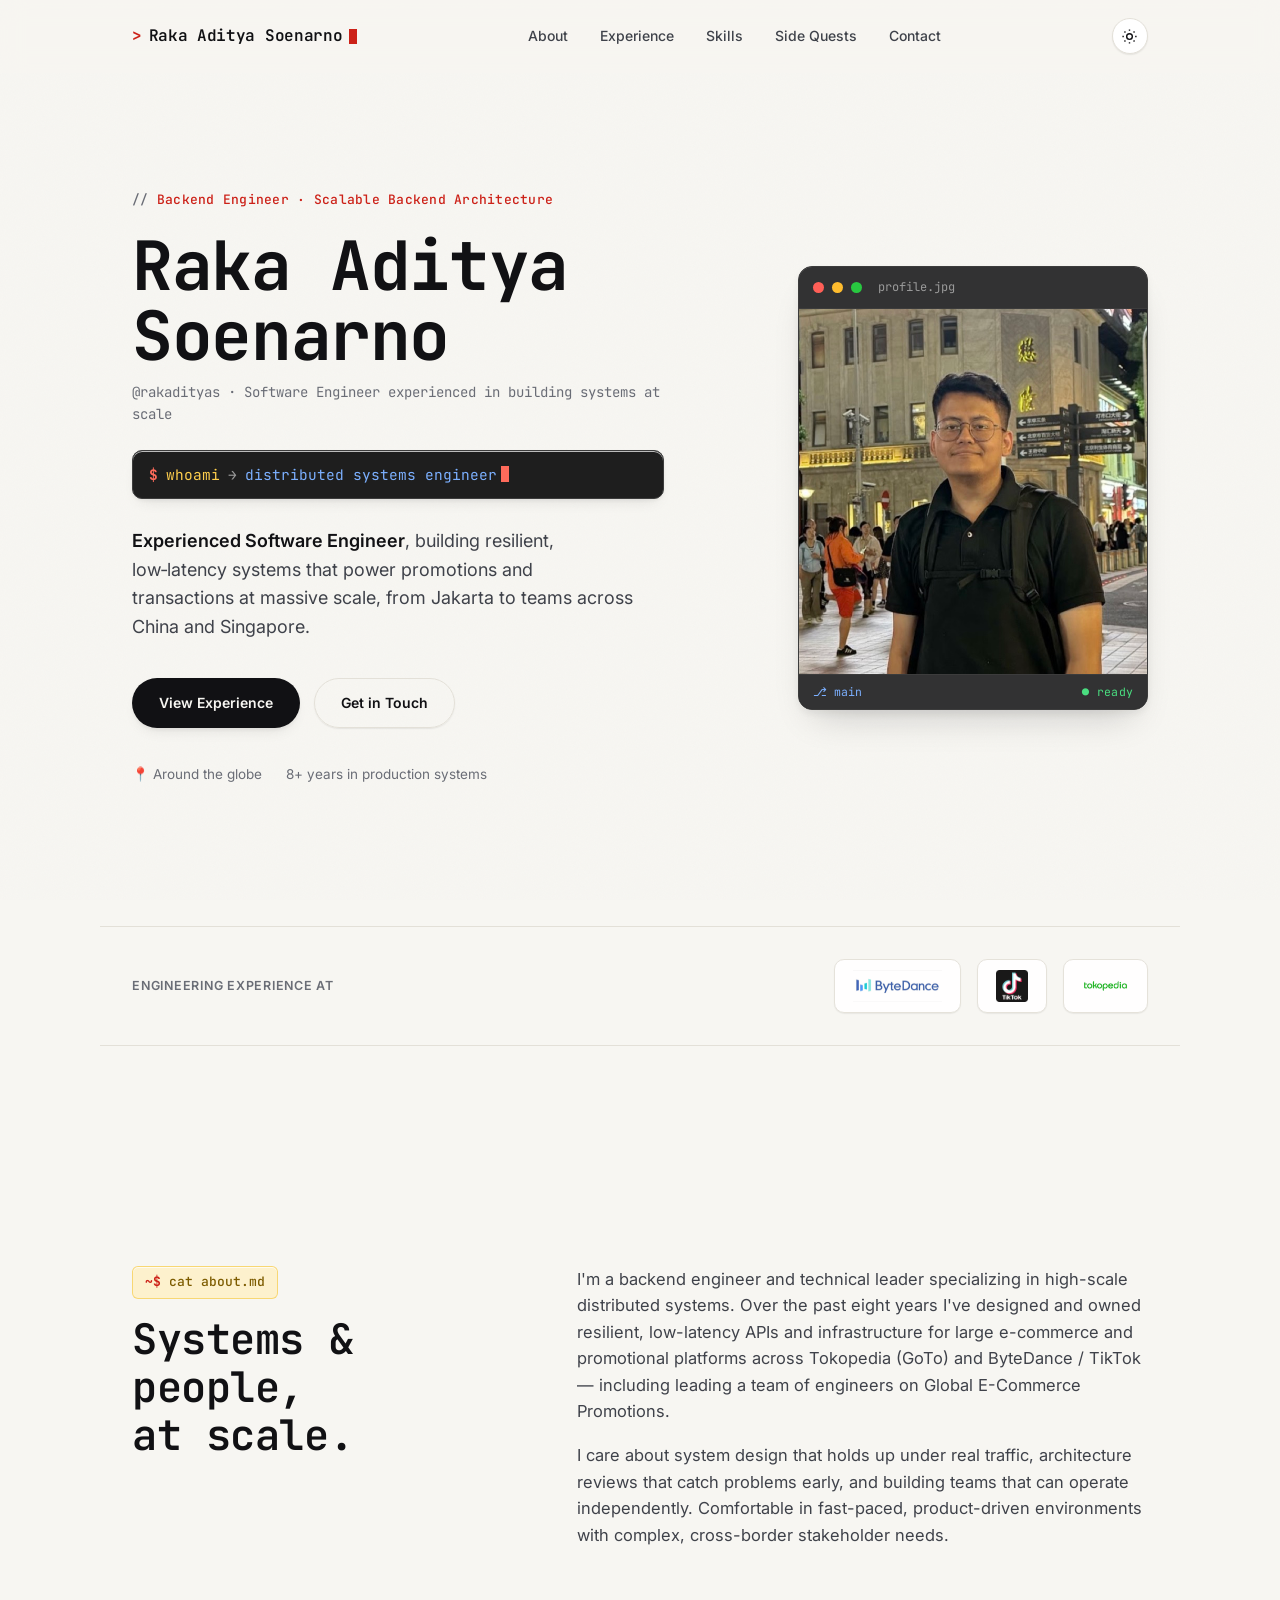
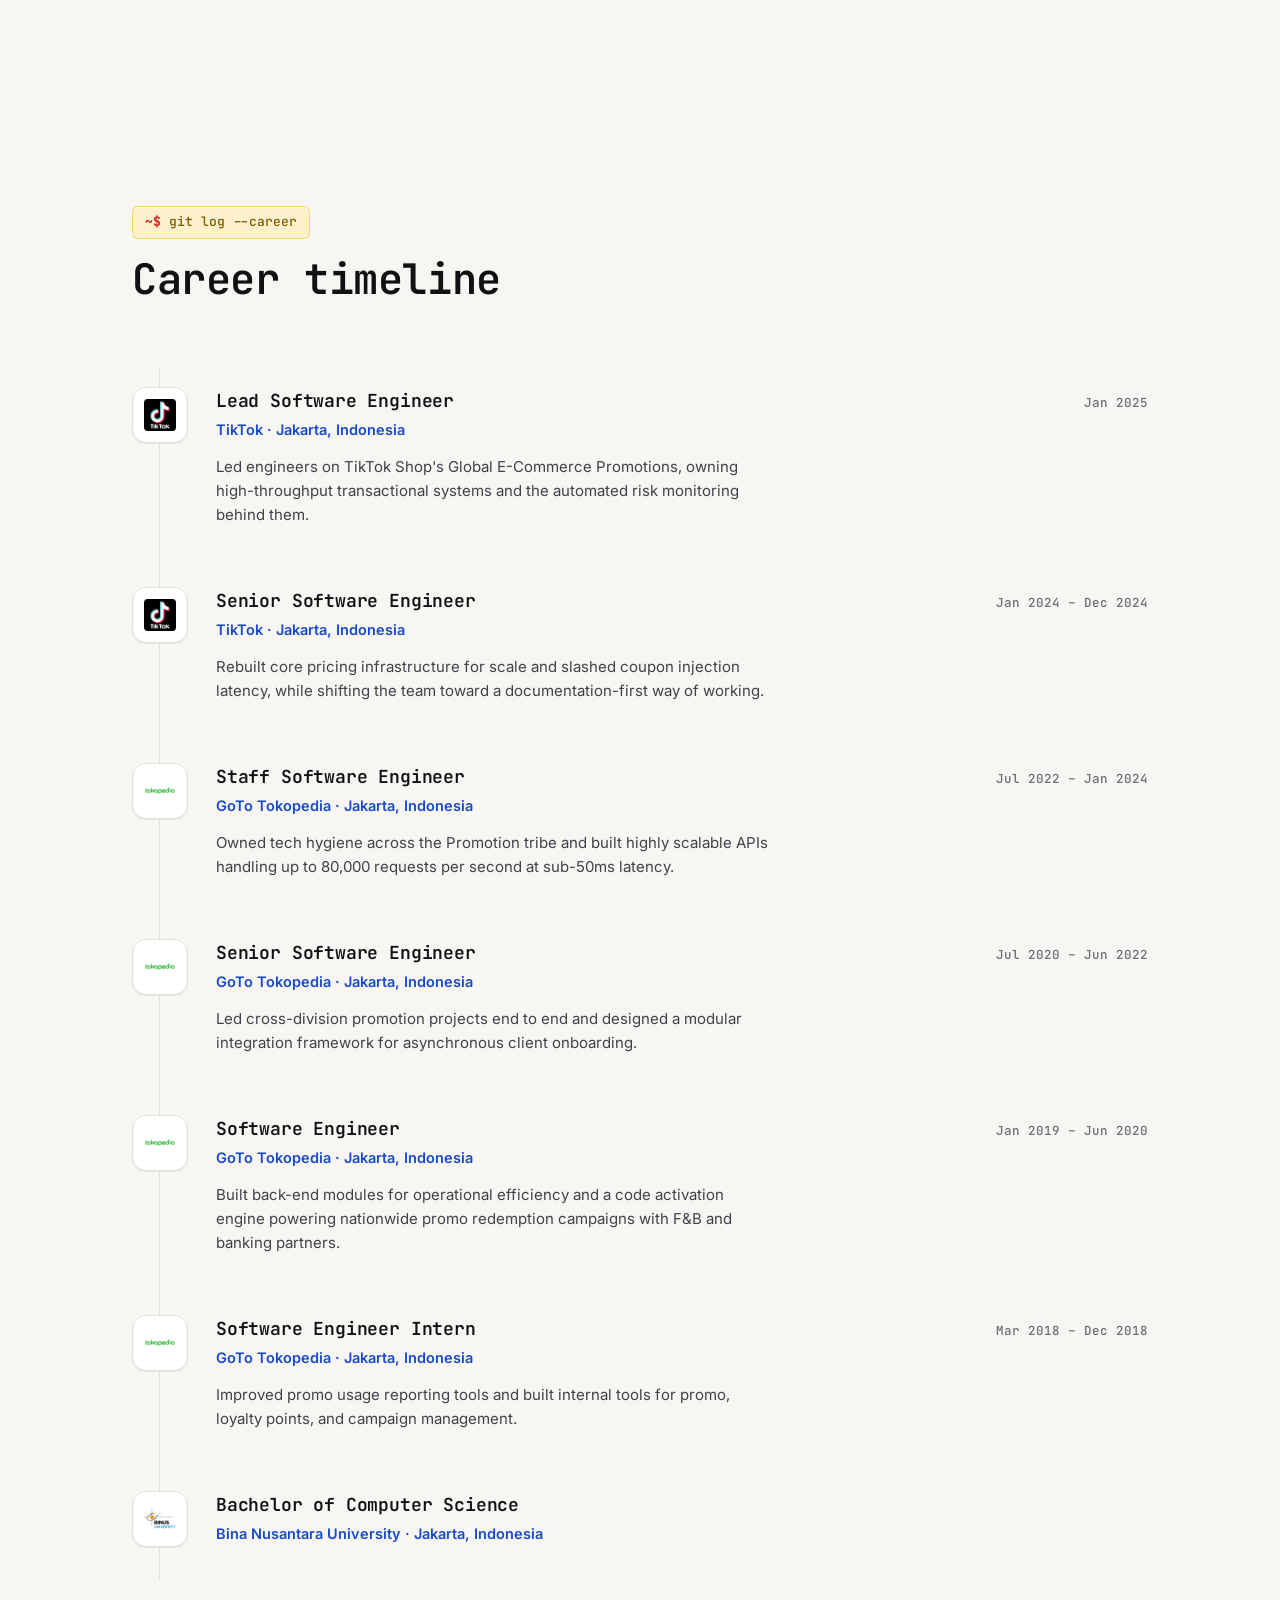
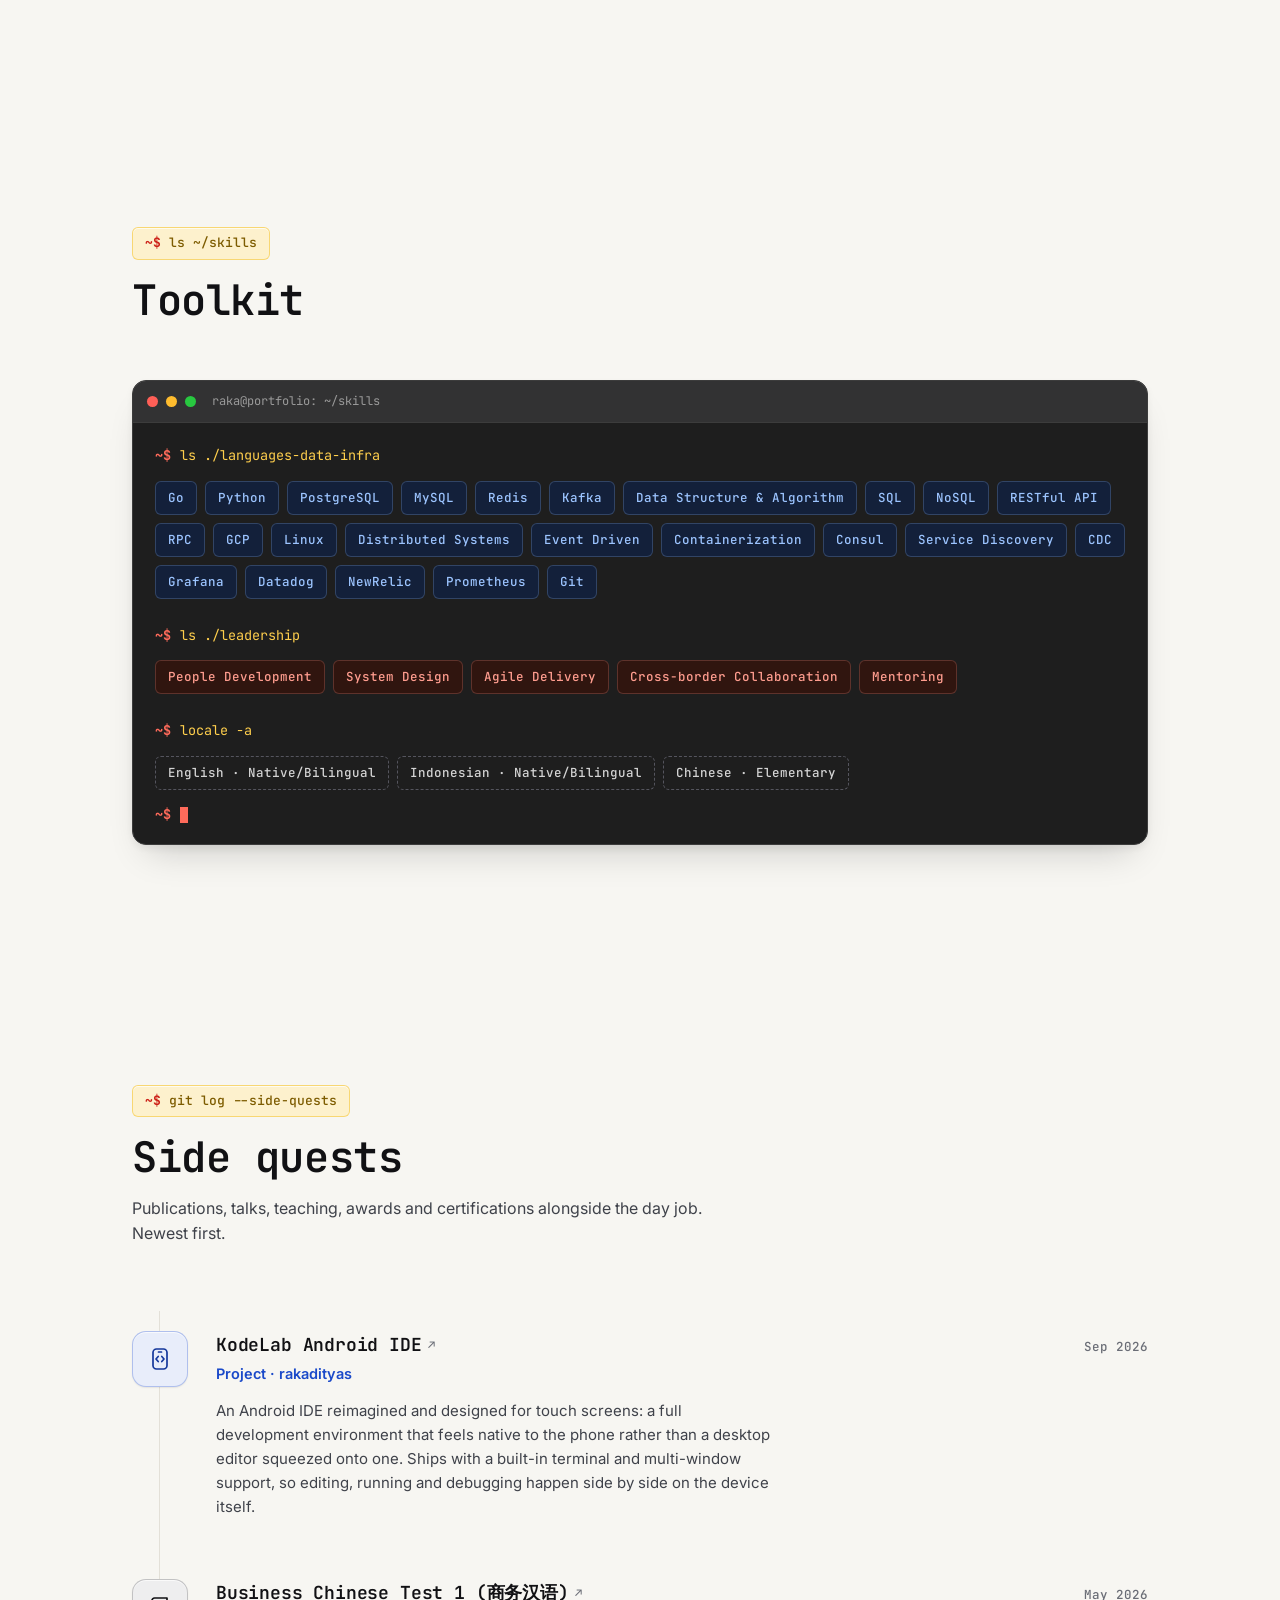
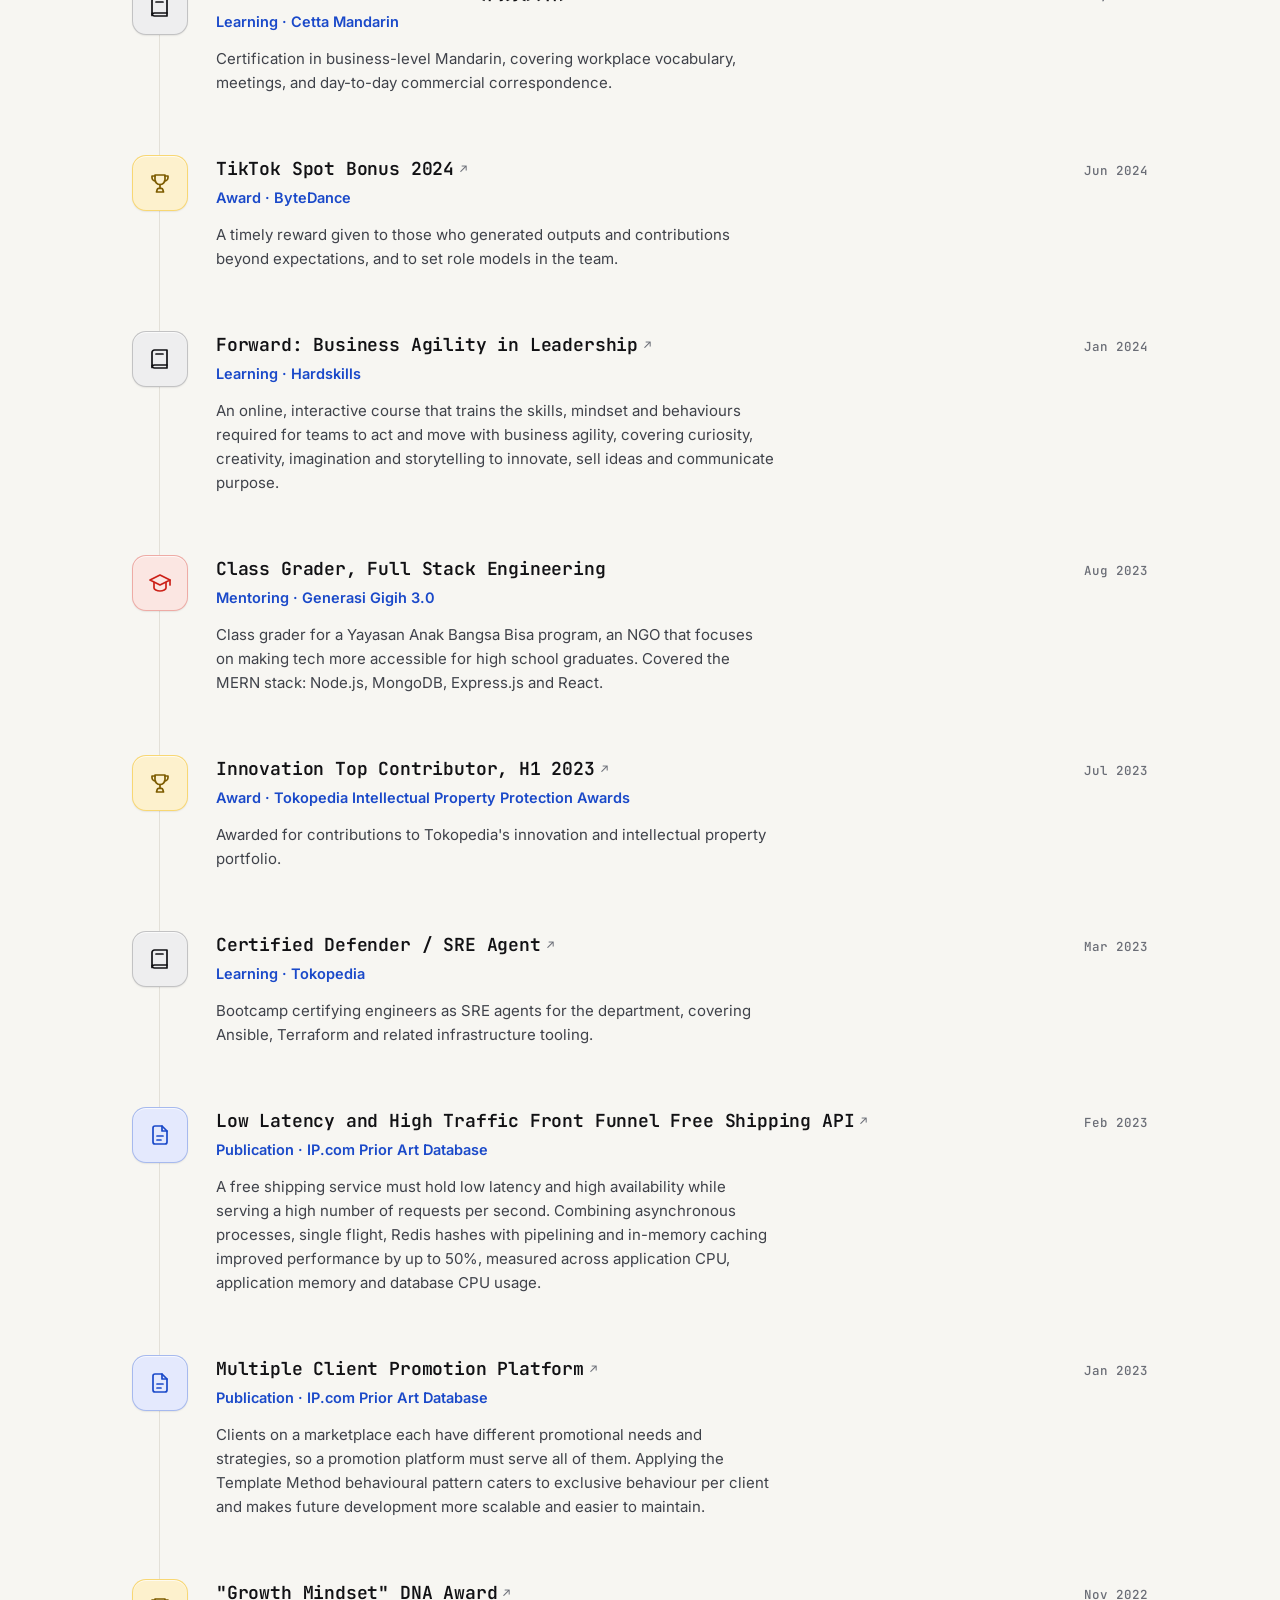
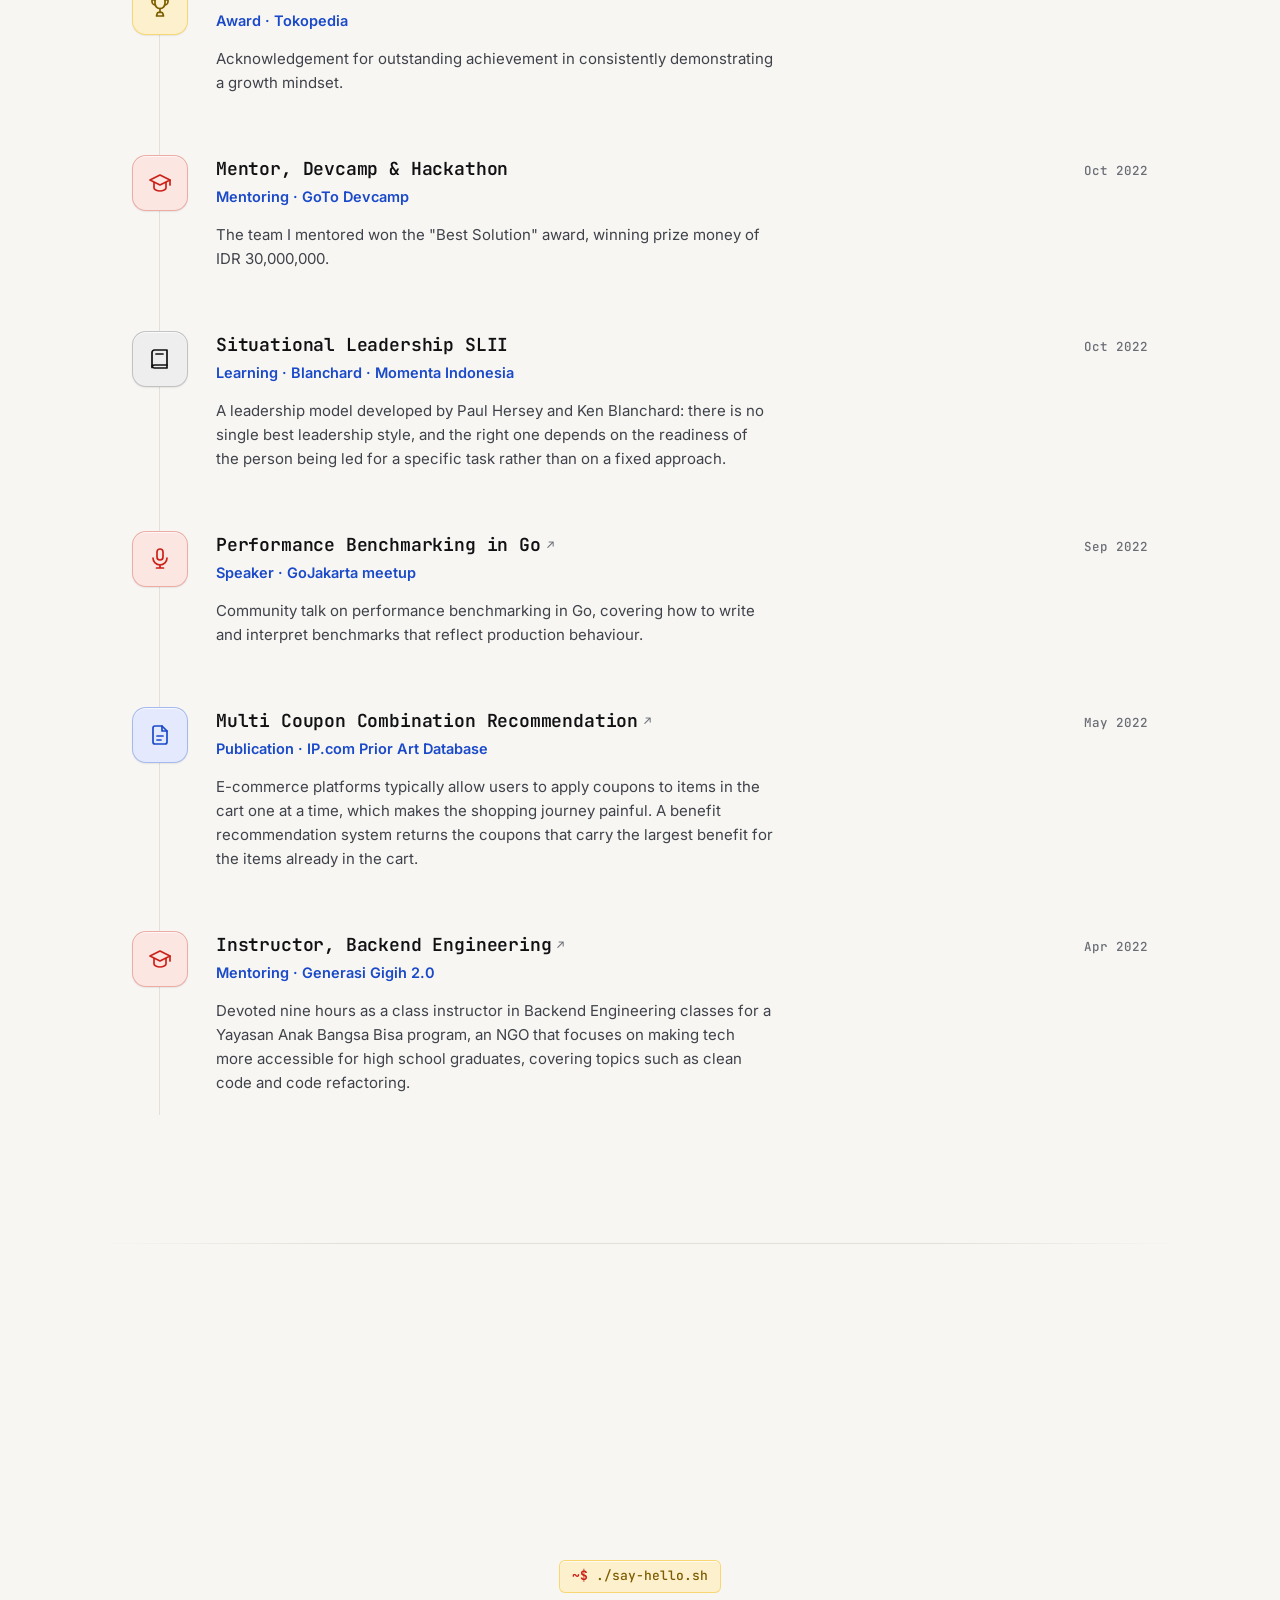
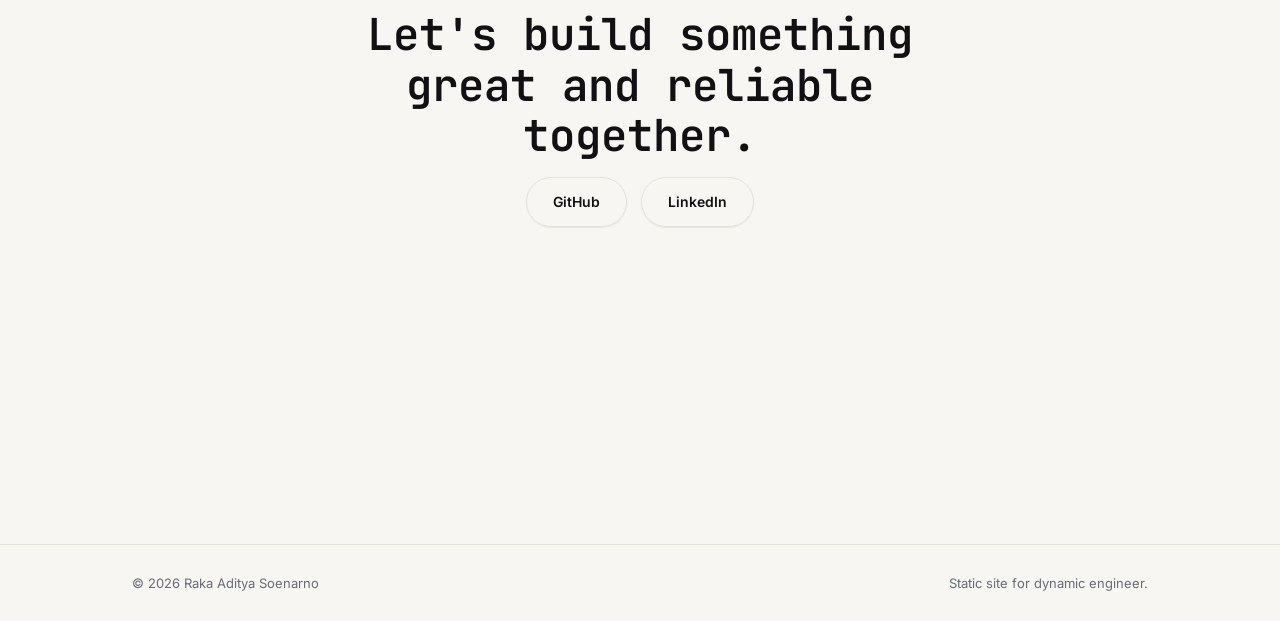
<file: index.html>
<!DOCTYPE html>
<html lang="en">
<head>
<meta charset="UTF-8">
<meta name="viewport" content="width=device-width, initial-scale=1.0">

<title>Raka Aditya Soenarno · Experienced Software Engineer</title>
<meta name="description" content="Raka Aditya Soenarno (rakadityas) is a Experienced Software Engineer from Jakarta, Indonesia. Backend engineer specializing in distributed systems, Go, and large-scale e-commerce promotion platforms.">
<meta name="author" content="Raka Aditya Soenarno">
<link rel="canonical" href="https://rakadityas.github.io/">
<meta name="robots" content="index, follow, max-image-preview:large, max-snippet:-1">

<!-- Open Graph -->
<meta property="og:type" content="profile">
<meta property="og:url" content="https://rakadityas.github.io/">
<meta property="og:title" content="Raka Aditya Soenarno · Software Engineer experienced in building systems at scale">
<meta property="og:description" content="Raka Aditya Soenarno (rakadityas), Experienced Software Engineer — backend engineer specializing in distributed systems and large-scale e-commerce promotion platforms.">
<meta property="og:image" content="https://rakadityas.github.io/assets/img/profile.jpg">
<meta property="og:image:width" content="760">
<meta property="og:image:height" content="696">
<meta property="og:image:alt" content="Portrait of Raka Aditya Soenarno">
<meta property="og:locale" content="en_US">
<meta property="og:site_name" content="Raka Aditya Soenarno">
<meta property="profile:first_name" content="Raka Aditya">
<meta property="profile:last_name" content="Soenarno">

<!-- Twitter / X -->
<meta name="twitter:card" content="summary_large_image">
<meta name="twitter:title" content="Raka Aditya Soenarno · Experienced Software Engineer">
<meta name="twitter:description" content="Raka Aditya Soenarno (rakadityas), Software Engineer experienced in building systems at scale — backend engineer specializing in distributed systems and large-scale platforms.">
<meta name="twitter:image" content="https://rakadityas.github.io/assets/img/profile.jpg">
<meta name="twitter:image:alt" content="Portrait of Raka Aditya Soenarno">

<meta name="theme-color" content="#f7f6f2" media="(prefers-color-scheme: light)">
<meta name="theme-color" content="#111114" media="(prefers-color-scheme: dark)">
<link rel="icon" href="assets/img/favicon.svg" type="image/svg+xml">
<link rel="apple-touch-icon" href="assets/img/profile.jpg">

<!-- Apply stored theme before first paint to avoid a flash of the wrong theme -->
<script>
  try {
    var t = localStorage.getItem('theme');
    if (t) document.documentElement.setAttribute('data-theme', t);
  } catch (e) {}
</script>

<link rel="preconnect" href="https://fonts.googleapis.com">
<link rel="preconnect" href="https://fonts.gstatic.com" crossorigin>
<link href="https://fonts.googleapis.com/css2?family=JetBrains+Mono:wght@400;500;600;700&family=Inter:wght@400;500;600;700&display=swap" rel="stylesheet">
<link rel="stylesheet" href="assets/css/style.css">

<script type="application/ld+json">
{
  "@context": "https://schema.org",
  "@graph": [
    {
      "@type": "Person",
      "@id": "https://rakadityas.github.io/#person",
      "name": "Raka Aditya Soenarno",
      "givenName": "Raka Aditya",
      "familyName": "Soenarno",
      "alternateName": ["Raka", "Raka Aditya", "Raka Soenarno", "rakadityas"],
      "additionalName": "rakadityas",
      "url": "https://rakadityas.github.io/",
      "image": "https://rakadityas.github.io/assets/img/profile.jpg",
      "jobTitle": "Lead Software Engineer",
      "description": "Backend engineer and technical leader specializing in high-scale distributed systems, scalable backend architecture, and large-scale e-commerce promotion platforms.",
      "affiliation": [
        { "@type": "Organization", "name": "ByteDance", "sameAs": "https://www.bytedance.com/" },
        { "@type": "Organization", "name": "TikTok", "sameAs": "https://www.tiktok.com/" },
        { "@type": "Organization", "name": "Tokopedia", "sameAs": "https://www.tokopedia.com/" },
        { "@type": "Organization", "name": "GoTo Tokopedia", "sameAs": "https://www.gotocompany.com/en/" },
        { "@type": "Organization", "name": "GoTo", "sameAs": "https://www.gotocompany.com/en/" }
      ],
      "address": {
        "@type": "PostalAddress",
        "addressLocality": "Jakarta",
        "addressCountry": "ID"
      },
      "alumniOf": {
        "@type": "CollegeOrUniversity",
        "name": "Bina Nusantara University",
        "sameAs": "https://binus.ac.id/"
      },
      "knowsLanguage": ["en", "id", "zh"],
      "knowsAbout": [
        "Distributed Systems",
        "Backend Engineering",
        "Go (programming language)",
        "System Design",
        "Scalable Backend Architecture",
        "Apache Kafka",
        "PostgreSQL",
        "Redis",
        "Event-Driven Architecture",
        "E-commerce Platforms"
      ],
      "sameAs": [
        "https://github.com/rakadityas",
        "https://www.linkedin.com/in/rakadityas/"
      ],
      "identifier": {
        "@type": "PropertyValue",
        "propertyID": "GitHub",
        "value": "rakadityas"
      }
    },
    {
      "@type": "WebSite",
      "@id": "https://rakadityas.github.io/#website",
      "url": "https://rakadityas.github.io/",
      "name": "Raka Aditya Soenarno",
      "alternateName": "rakadityas",
      "description": "Portfolio of Raka Aditya Soenarno (rakadityas), Experienced Software Engineer.",
      "inLanguage": "en",
      "publisher": { "@id": "https://rakadityas.github.io/#person" }
    },
    {
      "@type": "ProfilePage",
      "@id": "https://rakadityas.github.io/#profilepage",
      "url": "https://rakadityas.github.io/",
      "name": "Raka Aditya Soenarno · Experienced Software Engineer",
      "isPartOf": { "@id": "https://rakadityas.github.io/#website" },
      "about": { "@id": "https://rakadityas.github.io/#person" },
      "mainEntity": { "@id": "https://rakadityas.github.io/#person" },
      "inLanguage": "en"
    }
  ]
}
</script>
</head>
<body>

<a href="#top" class="skip-link">Skip to content</a>

<div class="noise"></div>

<header class="nav" id="nav">
  <div class="nav-inner">
    <a href="#top" class="nav-brand"><span class="brand-sigil" aria-hidden="true">&gt;</span>Raka Aditya Soenarno<span class="brand-cursor" aria-hidden="true"></span></a>
    <nav class="nav-links" id="nav-links" aria-label="Primary">
      <a href="#about">About</a>
      <a href="#experience">Experience</a>
      <a href="#skills">Skills</a>
      <a href="#recognition">Side Quests</a>
      <a href="#contact">Contact</a>
    </nav>
    <div class="nav-actions">
      <button id="theme-toggle" class="theme-toggle" type="button" aria-label="Switch to dark theme" aria-pressed="false">
        <svg class="icon-sun" viewBox="0 0 24 24" fill="none" stroke="currentColor" stroke-width="2"><circle cx="12" cy="12" r="4"/><path d="M12 2v2M12 20v2M4.9 4.9l1.4 1.4M17.7 17.7l1.4 1.4M2 12h2M20 12h2M4.9 19.1l1.4-1.4M17.7 6.3l1.4-1.4"/></svg>
        <svg class="icon-moon" viewBox="0 0 24 24" fill="none" stroke="currentColor" stroke-width="2"><path d="M21 12.8A9 9 0 1 1 11.2 3a7 7 0 0 0 9.8 9.8Z"/></svg>
      </button>
    </div>
    <button class="nav-burger" id="nav-burger" type="button" aria-label="Open menu" aria-expanded="false" aria-controls="nav-links"><span></span><span></span><span></span></button>
  </div>
</header>

<main id="top" tabindex="-1">

  <!-- HERO -->
  <section class="hero">
    <div class="hero-inner">
      <p class="eyebrow reveal">Backend Engineer · Scalable Backend Architecture</p>
      <h1 class="hero-title reveal">
        Raka Aditya<br>Soenarno
      </h1>
      <p class="hero-handle reveal">@rakadityas · Software Engineer experienced in building systems at scale</p>

      <!-- Typewriter. The animated span is decorative; the static list below it
           is what assistive tech and crawlers read. -->
      <p class="hero-typer reveal">
        <span class="typer-sym" aria-hidden="true">$</span>
        <span class="typer-cmd" aria-hidden="true">whoami</span>
        <span class="typer-arrow" aria-hidden="true">&rarr;</span>
        <span class="typer-out" id="typer" aria-hidden="true"></span><span
              class="typer-caret" aria-hidden="true"></span>
        <span class="visually-hidden">
          Distributed systems engineer, Go backend specialist, promotion platform
          architect, high-throughput API builder, team lead and mentor.
        </span>
      </p>

      <p class="hero-lede reveal">
        <strong>Experienced Software Engineer</strong>, building resilient, low‑latency systems
        that power promotions and transactions at massive scale, from Jakarta to teams
        across China and Singapore.
      </p>
      <div class="hero-actions reveal">
        <a href="#experience" class="btn btn-primary">View Experience</a>
        <a href="#contact" class="btn btn-outline">Get in Touch</a>
      </div>
      <div class="hero-meta reveal">
        <span><span aria-hidden="true">📍</span> Around the globe</span>
        <span><span id="years-exp">7</span>+ years in production systems</span>
      </div>
    </div>

    <div class="hero-figure reveal">
      <!-- Editor-window chrome around the portrait -->
      <div class="editor-window">
        <div class="editor-bar">
          <span class="dot dot-red" aria-hidden="true"></span>
          <span class="dot dot-yellow" aria-hidden="true"></span>
          <span class="dot dot-green" aria-hidden="true"></span>
          <span class="editor-tab">profile.jpg</span>
        </div>
        <div class="hero-photo-wrap">
          <img src="assets/img/profile.jpg" alt="Portrait of Raka Aditya Soenarno" class="hero-photo"
               width="760" height="696" fetchpriority="high" decoding="async">
        </div>
        <div class="editor-status" aria-hidden="true">
          <span class="status-branch">⎇ main</span>
          <span class="status-ok">● ready</span>
        </div>
      </div>
    </div>
  </section>

  <!-- LOGO STRIP -->
  <section class="logo-strip reveal">
    <div class="logo-strip-inner">
      <span class="logo-strip-label">Engineering experience at</span>
      <div class="logo-strip-items">
        <img src="assets/img/logo-bytedance.png" alt="ByteDance" width="160" height="58" loading="lazy" decoding="async">
        <img src="assets/img/logo-tiktok.png" alt="TikTok" width="160" height="160" loading="lazy" decoding="async">
        <img src="assets/img/logo-tokopedia.png" alt="Tokopedia" width="160" height="108" loading="lazy" decoding="async">
      </div>
    </div>
  </section>

  <!-- ABOUT -->
  <section class="section about" id="about">
    <div class="section-inner about-grid">
      <div class="section-head reveal">
        <span class="section-kicker"><span class="kicker-sym" aria-hidden="true">~$</span><span class="kicker-cmd">cat about.md</span></span>
        <h2>Systems &amp; people,<br>at scale.</h2>
      </div>
      <div class="about-body reveal">
        <p>
          I'm a backend engineer and technical leader specializing in high-scale distributed
          systems. Over the past eight years I've designed and owned resilient, low-latency
          APIs and infrastructure for large e-commerce and promotional platforms across
          Tokopedia (GoTo) and ByteDance / TikTok — including leading a team of engineers
          on Global E-Commerce Promotions.
        </p>
        <p>
          I care about system design that holds up under real traffic, architecture reviews that
          catch problems early, and building teams that can operate independently. Comfortable in
          fast-paced, product-driven environments with complex, cross-border stakeholder needs.
        </p>
      </div>
    </div>
  </section>

  <!-- EXPERIENCE -->
  <section class="section experience" id="experience">
    <div class="section-inner">
      <div class="section-head reveal">
        <span class="section-kicker"><span class="kicker-sym" aria-hidden="true">~$</span><span class="kicker-cmd">git log --career</span></span>
        <h2>Career timeline</h2>
      </div>

      <div class="timeline">

        <article class="timeline-item reveal">
          <div class="timeline-logo"><img src="assets/img/logo-tiktok.png" alt="TikTok logo" width="160" height="160" loading="lazy" decoding="async"></div>
          <div class="timeline-content">
            <div class="timeline-top">
              <h3>Lead Software Engineer</h3>
              <span class="timeline-date">Jan 2025</span>
            </div>
            <p class="timeline-org">TikTok · Jakarta, Indonesia</p>
            <p class="timeline-summary">Led engineers on TikTok Shop's Global E-Commerce Promotions, owning high-throughput transactional systems and the automated risk monitoring behind them.</p>
          </div>
        </article>

        <article class="timeline-item reveal">
          <div class="timeline-logo"><img src="assets/img/logo-tiktok.png" alt="TikTok logo" width="160" height="160" loading="lazy" decoding="async"></div>
          <div class="timeline-content">
            <div class="timeline-top">
              <h3>Senior Software Engineer</h3>
              <span class="timeline-date">Jan 2024 – Dec 2024</span>
            </div>
            <p class="timeline-org">TikTok · Jakarta, Indonesia</p>
            <p class="timeline-summary">Rebuilt core pricing infrastructure for scale and slashed coupon injection latency, while shifting the team toward a documentation-first way of working.</p>
          </div>
        </article>

        <article class="timeline-item reveal">
          <div class="timeline-logo"><img src="assets/img/logo-tokopedia.png" alt="Tokopedia logo" width="160" height="108" loading="lazy" decoding="async"></div>
          <div class="timeline-content">
            <div class="timeline-top">
              <h3>Staff Software Engineer</h3>
              <span class="timeline-date">Jul 2022 – Jan 2024</span>
            </div>
            <p class="timeline-org">GoTo Tokopedia · Jakarta, Indonesia</p>
            <p class="timeline-summary">Owned tech hygiene across the Promotion tribe and built highly scalable APIs handling up to 80,000 requests per second at sub-50ms latency.</p>
          </div>
        </article>

        <article class="timeline-item reveal">
          <div class="timeline-logo"><img src="assets/img/logo-tokopedia.png" alt="Tokopedia logo" width="160" height="108" loading="lazy" decoding="async"></div>
          <div class="timeline-content">
            <div class="timeline-top">
              <h3>Senior Software Engineer</h3>
              <span class="timeline-date">Jul 2020 – Jun 2022</span>
            </div>
            <p class="timeline-org">GoTo Tokopedia · Jakarta, Indonesia</p>
            <p class="timeline-summary">Led cross-division promotion projects end to end and designed a modular integration framework for asynchronous client onboarding.</p>
          </div>
        </article>

        <article class="timeline-item reveal">
          <div class="timeline-logo"><img src="assets/img/logo-tokopedia.png" alt="Tokopedia logo" width="160" height="108" loading="lazy" decoding="async"></div>
          <div class="timeline-content">
            <div class="timeline-top">
              <h3>Software Engineer</h3>
              <span class="timeline-date">Jan 2019 – Jun 2020</span>
            </div>
            <p class="timeline-org">GoTo Tokopedia · Jakarta, Indonesia</p>
            <p class="timeline-summary">Built back-end modules for operational efficiency and a code activation engine powering nationwide promo redemption campaigns with F&amp;B and banking partners.</p>
          </div>
        </article>

        <article class="timeline-item reveal">
          <div class="timeline-logo"><img src="assets/img/logo-tokopedia.png" alt="Tokopedia logo" width="160" height="108" loading="lazy" decoding="async"></div>
          <div class="timeline-content">
            <div class="timeline-top">
              <h3>Software Engineer Intern</h3>
              <span class="timeline-date">Mar 2018 – Dec 2018</span>
            </div>
            <p class="timeline-org">GoTo Tokopedia · Jakarta, Indonesia</p>
            <p class="timeline-summary">Improved promo usage reporting tools and built internal tools for promo, loyalty points, and campaign management.</p>
          </div>
        </article>

        <article class="timeline-item reveal">
          <div class="timeline-logo"><img src="assets/img/logo-binus.png" alt="Bina Nusantara University logo" width="160" height="160" loading="lazy" decoding="async"></div>
          <div class="timeline-content">
            <div class="timeline-top">
              <h3>Bachelor of Computer Science</h3>
            </div>
            <p class="timeline-org">Bina Nusantara University · Jakarta, Indonesia</p>
          </div>
        </article>

      </div>
    </div>
  </section>

  <!-- SKILLS -->
  <section class="section skills" id="skills">
    <div class="section-inner">
      <div class="section-head reveal">
        <span class="section-kicker"><span class="kicker-sym" aria-hidden="true">~$</span><span class="kicker-cmd">ls ~/skills</span></span>
        <h2>Toolkit</h2>
      </div>
      <div class="terminal-window reveal">
        <div class="editor-bar">
          <span class="dot dot-red" aria-hidden="true"></span>
          <span class="dot dot-yellow" aria-hidden="true"></span>
          <span class="dot dot-green" aria-hidden="true"></span>
          <span class="editor-tab">raka@portfolio: ~/skills</span>
        </div>

        <div class="terminal-body">
          <div class="term-block">
            <p class="term-line">
              <span class="term-sym" aria-hidden="true">~$</span>
              <span class="term-cmd">ls ./languages-data-infra</span>
            </p>
            <h3 class="visually-hidden">Languages, Data &amp; Infrastructure</h3>
            <div class="tag-row">
              <span class="tag">Go</span><span class="tag">Python</span><span class="tag">PostgreSQL</span>
              <span class="tag">MySQL</span><span class="tag">Redis</span><span class="tag">Kafka</span><span class="tag">Data Structure &amp; Algorithm</span><span class="tag">SQL</span><span class="tag">NoSQL</span>
              <span class="tag">RESTful API</span><span class="tag">RPC</span><span class="tag">GCP</span>
              <span class="tag">Linux</span><span class="tag">Distributed Systems</span><span class="tag">Event Driven</span>
              <span class="tag">Containerization</span><span class="tag">Consul</span><span class="tag">Service Discovery</span>
              <span class="tag">CDC</span><span class="tag">Grafana</span><span class="tag">Datadog</span><span class="tag">NewRelic</span><span class="tag">Prometheus</span><span class="tag">Git</span>
            </div>
          </div>

          <div class="term-block">
            <p class="term-line">
              <span class="term-sym" aria-hidden="true">~$</span>
              <span class="term-cmd">ls ./leadership</span>
            </p>
            <h3 class="visually-hidden">Leadership</h3>
            <div class="tag-row">
              <span class="tag tag-alt">People Development</span><span class="tag tag-alt">System Design</span>
              <span class="tag tag-alt">Agile Delivery</span><span class="tag tag-alt">Cross-border Collaboration</span>
              <span class="tag tag-alt">Mentoring</span>
            </div>
          </div>

          <div class="term-block">
            <p class="term-line">
              <span class="term-sym" aria-hidden="true">~$</span>
              <span class="term-cmd">locale -a</span>
            </p>
            <h3 class="visually-hidden">Languages spoken</h3>
            <div class="tag-row">
              <span class="tag tag-outline">English · Native/Bilingual</span>
              <span class="tag tag-outline">Indonesian · Native/Bilingual</span>
              <span class="tag tag-outline">Chinese · Elementary</span>
            </div>
          </div>

          <p class="term-line term-idle">
            <span class="term-sym" aria-hidden="true">~$</span>
            <span class="typer-caret" aria-hidden="true"></span>
          </p>
        </div>
      </div>
    </div>
  </section>

  <!-- SIDE QUESTS -->
  <section class="section recognition" id="recognition">
    <div class="section-inner">
      <div class="section-head reveal">
        <span class="section-kicker"><span class="kicker-sym" aria-hidden="true">~$</span><span class="kicker-cmd">git log --side-quests</span></span>
        <h2>Side quests</h2>
        <p class="section-sub">Publications, talks, teaching, awards and certifications alongside the day job. Newest first.</p>
      </div>

      <div class="timeline timeline-quests">

        <article class="timeline-item reveal">
          <div class="quest-badge quest-build" aria-hidden="true">
            <svg viewBox="0 0 24 24" fill="none" stroke="currentColor" stroke-width="1.7" stroke-linecap="round" stroke-linejoin="round"><rect x="5" y="2" width="14" height="20" rx="3.5"/><path d="M10.2 9.5 8 12l2.2 2.5M13.8 9.5 16 12l-2.2 2.5"/><path d="M10.5 5h3"/></svg>
          </div>
          <div class="timeline-content">
            <div class="timeline-top">
              <h3><a href="https://github.com/rakadityas/kodelab-android-ide/releases" target="_blank" rel="noopener">KodeLab Android IDE<span class="quest-ext" aria-hidden="true">↗</span></a></h3>
              <span class="timeline-date">Sep 2026</span>
            </div>
            <p class="timeline-org">Project · rakadityas</p>
            <p class="timeline-summary">An Android IDE reimagined and designed for touch screens: a full development environment that feels native to the phone rather than a desktop editor squeezed onto one. Ships with a built-in terminal and multi-window support, so editing, running and debugging happen side by side on the device itself.</p>
          </div>
        </article>

        <article class="timeline-item reveal">
          <div class="quest-badge quest-learn" aria-hidden="true">
            <svg viewBox="0 0 24 24" fill="none" stroke="currentColor" stroke-width="1.7" stroke-linecap="round" stroke-linejoin="round"><path d="M4 5.5A2.5 2.5 0 0 1 6.5 3H19v15H6.5A2.5 2.5 0 0 0 4 20.5V5.5Z"/><path d="M19 18v3H6.5A2.5 2.5 0 0 1 4 18.5"/><path d="M8 7h7"/></svg>
          </div>
          <div class="timeline-content">
            <div class="timeline-top">
              <h3><a href="https://drive.google.com/file/d/1ojCNOMlBIiISA3DYfwRHMsqQy0t8rTJ1/view" target="_blank" rel="noopener">Business Chinese Test 1 (商务汉语)<span class="quest-ext" aria-hidden="true">↗</span></a></h3>
              <span class="timeline-date">May 2026</span>
            </div>
            <p class="timeline-org">Learning · Cetta Mandarin</p>
            <p class="timeline-summary">Certification in business-level Mandarin, covering workplace vocabulary, meetings, and day-to-day commercial correspondence.</p>
          </div>
        </article>

        <article class="timeline-item reveal">
          <div class="quest-badge quest-award" aria-hidden="true">
            <svg viewBox="0 0 24 24" fill="none" stroke="currentColor" stroke-width="1.7" stroke-linecap="round" stroke-linejoin="round"><path d="M7 4h10v4.5a5 5 0 0 1-10 0V4Z"/><path d="M17 5h3v1.5a3.5 3.5 0 0 1-3.5 3.5M7 5H4v1.5A3.5 3.5 0 0 0 7.5 10"/><path d="M12 13.5V17M8.5 21h7l-.7-2.5a1.5 1.5 0 0 0-1.4-1.1h-2.8a1.5 1.5 0 0 0-1.4 1.1L8.5 21Z"/></svg>
          </div>
          <div class="timeline-content">
            <div class="timeline-top">
              <h3><a href="https://drive.google.com/file/d/1cveMul2L9PNkKo8vvNE9umAw7BUr4FBS/view?usp=sharing" target="_blank" rel="noopener">TikTok Spot Bonus 2024<span class="quest-ext" aria-hidden="true">↗</span></a></h3>
              <span class="timeline-date">Jun 2024</span>
            </div>
            <p class="timeline-org">Award · ByteDance</p>
            <p class="timeline-summary">A timely reward given to those who generated outputs and contributions beyond expectations, and to set role models in the team.</p>
          </div>
        </article>

        <article class="timeline-item reveal">
          <div class="quest-badge quest-learn" aria-hidden="true">
            <svg viewBox="0 0 24 24" fill="none" stroke="currentColor" stroke-width="1.7" stroke-linecap="round" stroke-linejoin="round"><path d="M4 5.5A2.5 2.5 0 0 1 6.5 3H19v15H6.5A2.5 2.5 0 0 0 4 20.5V5.5Z"/><path d="M19 18v3H6.5A2.5 2.5 0 0 1 4 18.5"/><path d="M8 7h7"/></svg>
          </div>
          <div class="timeline-content">
            <div class="timeline-top">
              <h3><a href="https://credential.net/dce878ec-ec73-445b-8ec5-98362bc1d83d" target="_blank" rel="noopener">Forward: Business Agility in Leadership<span class="quest-ext" aria-hidden="true">↗</span></a></h3>
              <span class="timeline-date">Jan 2024</span>
            </div>
            <p class="timeline-org">Learning · Hardskills</p>
            <p class="timeline-summary">An online, interactive course that trains the skills, mindset and behaviours required for teams to act and move with business agility, covering curiosity, creativity, imagination and storytelling to innovate, sell ideas and communicate purpose.</p>
          </div>
        </article>

        <article class="timeline-item reveal">
          <div class="quest-badge" aria-hidden="true">
            <svg viewBox="0 0 24 24" fill="none" stroke="currentColor" stroke-width="1.7" stroke-linecap="round" stroke-linejoin="round"><path d="M12 4 2 9l10 5 10-5-10-5Z"/><path d="M6 11.5V17c0 1.2 2.7 3 6 3s6-1.8 6-3v-5.5"/><path d="M22 9v5"/></svg>
          </div>
          <div class="timeline-content">
            <div class="timeline-top">
              <h3>Class Grader, Full Stack Engineering</h3>
              <span class="timeline-date">Aug 2023</span>
            </div>
            <p class="timeline-org">Mentoring · Generasi Gigih 3.0</p>
            <p class="timeline-summary">Class grader for a Yayasan Anak Bangsa Bisa program, an NGO that focuses on making tech more accessible for high school graduates. Covered the MERN stack: Node.js, MongoDB, Express.js and React.</p>
          </div>
        </article>

        <article class="timeline-item reveal">
          <div class="quest-badge quest-award" aria-hidden="true">
            <svg viewBox="0 0 24 24" fill="none" stroke="currentColor" stroke-width="1.7" stroke-linecap="round" stroke-linejoin="round"><path d="M7 4h10v4.5a5 5 0 0 1-10 0V4Z"/><path d="M17 5h3v1.5a3.5 3.5 0 0 1-3.5 3.5M7 5H4v1.5A3.5 3.5 0 0 0 7.5 10"/><path d="M12 13.5V17M8.5 21h7l-.7-2.5a1.5 1.5 0 0 0-1.4-1.1h-2.8a1.5 1.5 0 0 0-1.4 1.1L8.5 21Z"/></svg>
          </div>
          <div class="timeline-content">
            <div class="timeline-top">
              <h3><a href="https://drive.google.com/file/d/1KoL11VgMPD6YnLy2Mr4isk33xiAp8s93/view" target="_blank" rel="noopener">Innovation Top Contributor, H1 2023<span class="quest-ext" aria-hidden="true">↗</span></a></h3>
              <span class="timeline-date">Jul 2023</span>
            </div>
            <p class="timeline-org">Award · Tokopedia Intellectual Property Protection Awards</p>
            <p class="timeline-summary">Awarded for contributions to Tokopedia's innovation and intellectual property portfolio.</p>
          </div>
        </article>

        <article class="timeline-item reveal">
          <div class="quest-badge quest-learn" aria-hidden="true">
            <svg viewBox="0 0 24 24" fill="none" stroke="currentColor" stroke-width="1.7" stroke-linecap="round" stroke-linejoin="round"><path d="M4 5.5A2.5 2.5 0 0 1 6.5 3H19v15H6.5A2.5 2.5 0 0 0 4 20.5V5.5Z"/><path d="M19 18v3H6.5A2.5 2.5 0 0 1 4 18.5"/><path d="M8 7h7"/></svg>
          </div>
          <div class="timeline-content">
            <div class="timeline-top">
              <h3><a href="https://drive.google.com/file/d/1ufV-iQB5ESxHqWHbPsmKjRHuCuE8nBid/view" target="_blank" rel="noopener">Certified Defender / SRE Agent<span class="quest-ext" aria-hidden="true">↗</span></a></h3>
              <span class="timeline-date">Mar 2023</span>
            </div>
            <p class="timeline-org">Learning · Tokopedia</p>
            <p class="timeline-summary">Bootcamp certifying engineers as SRE agents for the department, covering Ansible, Terraform and related infrastructure tooling.</p>
          </div>
        </article>

        <article class="timeline-item reveal">
          <div class="quest-badge quest-paper" aria-hidden="true">
            <svg viewBox="0 0 24 24" fill="none" stroke="currentColor" stroke-width="1.7" stroke-linecap="round" stroke-linejoin="round"><path d="M14 3H7a2 2 0 0 0-2 2v14a2 2 0 0 0 2 2h10a2 2 0 0 0 2-2V8l-5-5Z"/><path d="M14 3v5h5"/><path d="M9 13h6M9 17h4"/></svg>
          </div>
          <div class="timeline-content">
            <div class="timeline-top">
              <h3><a href="https://priorart.ip.com/IPCOM/000271759" target="_blank" rel="noopener">Low Latency and High Traffic Front Funnel Free Shipping API<span class="quest-ext" aria-hidden="true">↗</span></a></h3>
              <span class="timeline-date">Feb 2023</span>
            </div>
            <p class="timeline-org">Publication · IP.com Prior Art Database</p>
            <p class="timeline-summary">A free shipping service must hold low latency and high availability while serving a high number of requests per second. Combining asynchronous processes, single flight, Redis hashes with pipelining and in-memory caching improved performance by up to 50%, measured across application CPU, application memory and database CPU usage.</p>
          </div>
        </article>

        <article class="timeline-item reveal">
          <div class="quest-badge quest-paper" aria-hidden="true">
            <svg viewBox="0 0 24 24" fill="none" stroke="currentColor" stroke-width="1.7" stroke-linecap="round" stroke-linejoin="round"><path d="M14 3H7a2 2 0 0 0-2 2v14a2 2 0 0 0 2 2h10a2 2 0 0 0 2-2V8l-5-5Z"/><path d="M14 3v5h5"/><path d="M9 13h6M9 17h4"/></svg>
          </div>
          <div class="timeline-content">
            <div class="timeline-top">
              <h3><a href="https://priorart.ip.com/IPCOM/000271559" target="_blank" rel="noopener">Multiple Client Promotion Platform<span class="quest-ext" aria-hidden="true">↗</span></a></h3>
              <span class="timeline-date">Jan 2023</span>
            </div>
            <p class="timeline-org">Publication · IP.com Prior Art Database</p>
            <p class="timeline-summary">Clients on a marketplace each have different promotional needs and strategies, so a promotion platform must serve all of them. Applying the Template Method behavioural pattern caters to exclusive behaviour per client and makes future development more scalable and easier to maintain.</p>
          </div>
        </article>

        <article class="timeline-item reveal">
          <div class="quest-badge quest-award" aria-hidden="true">
            <svg viewBox="0 0 24 24" fill="none" stroke="currentColor" stroke-width="1.7" stroke-linecap="round" stroke-linejoin="round"><path d="M7 4h10v4.5a5 5 0 0 1-10 0V4Z"/><path d="M17 5h3v1.5a3.5 3.5 0 0 1-3.5 3.5M7 5H4v1.5A3.5 3.5 0 0 0 7.5 10"/><path d="M12 13.5V17M8.5 21h7l-.7-2.5a1.5 1.5 0 0 0-1.4-1.1h-2.8a1.5 1.5 0 0 0-1.4 1.1L8.5 21Z"/></svg>
          </div>
          <div class="timeline-content">
            <div class="timeline-top">
              <h3><a href="https://drive.google.com/file/d/1ldvlqkJpcmP21sttpqTZuJ7hfmP3nafx/view" target="_blank" rel="noopener">"Growth Mindset" DNA Award<span class="quest-ext" aria-hidden="true">↗</span></a></h3>
              <span class="timeline-date">Nov 2022</span>
            </div>
            <p class="timeline-org">Award · Tokopedia</p>
            <p class="timeline-summary">Acknowledgement for outstanding achievement in consistently demonstrating a growth mindset.</p>
          </div>
        </article>

        <article class="timeline-item reveal">
          <div class="quest-badge" aria-hidden="true">
            <svg viewBox="0 0 24 24" fill="none" stroke="currentColor" stroke-width="1.7" stroke-linecap="round" stroke-linejoin="round"><path d="M12 4 2 9l10 5 10-5-10-5Z"/><path d="M6 11.5V17c0 1.2 2.7 3 6 3s6-1.8 6-3v-5.5"/><path d="M22 9v5"/></svg>
          </div>
          <div class="timeline-content">
            <div class="timeline-top">
              <h3>Mentor, Devcamp &amp; Hackathon</h3>
              <span class="timeline-date">Oct 2022</span>
            </div>
            <p class="timeline-org">Mentoring · GoTo Devcamp</p>
            <p class="timeline-summary">The team I mentored won the "Best Solution" award, winning prize money of IDR 30,000,000.</p>
          </div>
        </article>

        <article class="timeline-item reveal">
          <div class="quest-badge quest-learn" aria-hidden="true">
            <svg viewBox="0 0 24 24" fill="none" stroke="currentColor" stroke-width="1.7" stroke-linecap="round" stroke-linejoin="round"><path d="M4 5.5A2.5 2.5 0 0 1 6.5 3H19v15H6.5A2.5 2.5 0 0 0 4 20.5V5.5Z"/><path d="M19 18v3H6.5A2.5 2.5 0 0 1 4 18.5"/><path d="M8 7h7"/></svg>
          </div>
          <div class="timeline-content">
            <div class="timeline-top">
              <h3>Situational Leadership SLII</h3>
              <span class="timeline-date">Oct 2022</span>
            </div>
            <p class="timeline-org">Learning · Blanchard · Momenta Indonesia</p>
            <p class="timeline-summary">A leadership model developed by Paul Hersey and Ken Blanchard: there is no single best leadership style, and the right one depends on the readiness of the person being led for a specific task rather than on a fixed approach.</p>
          </div>
        </article>

        <article class="timeline-item reveal">
          <div class="quest-badge" aria-hidden="true">
            <svg viewBox="0 0 24 24" fill="none" stroke="currentColor" stroke-width="1.7" stroke-linecap="round" stroke-linejoin="round"><rect x="9" y="2" width="6" height="11" rx="3"/><path d="M5 11a7 7 0 0 0 14 0"/><path d="M12 18v3M8.5 21h7"/></svg>
          </div>
          <div class="timeline-content">
            <div class="timeline-top">
              <h3><a href="https://drive.google.com/file/d/1ybWjCanUouXJRn6bfowSffPam7wAYeM4/view?usp=sharing" target="_blank" rel="noopener">Performance Benchmarking in Go<span class="quest-ext" aria-hidden="true">↗</span></a></h3>
              <span class="timeline-date">Sep 2022</span>
            </div>
            <p class="timeline-org">Speaker · GoJakarta meetup</p>
            <p class="timeline-summary">Community talk on performance benchmarking in Go, covering how to write and interpret benchmarks that reflect production behaviour.</p>
          </div>
        </article>

        <article class="timeline-item reveal">
          <div class="quest-badge quest-paper" aria-hidden="true">
            <svg viewBox="0 0 24 24" fill="none" stroke="currentColor" stroke-width="1.7" stroke-linecap="round" stroke-linejoin="round"><path d="M14 3H7a2 2 0 0 0-2 2v14a2 2 0 0 0 2 2h10a2 2 0 0 0 2-2V8l-5-5Z"/><path d="M14 3v5h5"/><path d="M9 13h6M9 17h4"/></svg>
          </div>
          <div class="timeline-content">
            <div class="timeline-top">
              <h3><a href="https://priorart.ip.com/IPCOM/000269933" target="_blank" rel="noopener">Multi Coupon Combination Recommendation<span class="quest-ext" aria-hidden="true">↗</span></a></h3>
              <span class="timeline-date">May 2022</span>
            </div>
            <p class="timeline-org">Publication · IP.com Prior Art Database</p>
            <p class="timeline-summary">E-commerce platforms typically allow users to apply coupons to items in the cart one at a time, which makes the shopping journey painful. A benefit recommendation system returns the coupons that carry the largest benefit for the items already in the cart.</p>
          </div>
        </article>

        <article class="timeline-item reveal">
          <div class="quest-badge" aria-hidden="true">
            <svg viewBox="0 0 24 24" fill="none" stroke="currentColor" stroke-width="1.7" stroke-linecap="round" stroke-linejoin="round"><path d="M12 4 2 9l10 5 10-5-10-5Z"/><path d="M6 11.5V17c0 1.2 2.7 3 6 3s6-1.8 6-3v-5.5"/><path d="M22 9v5"/></svg>
          </div>
          <div class="timeline-content">
            <div class="timeline-top">
              <h3><a href="https://drive.google.com/file/d/1avmkLB6Ko2H7e5Gi6CmbyPc4HAxnFijc/view?usp=sharing" target="_blank" rel="noopener">Instructor, Backend Engineering<span class="quest-ext" aria-hidden="true">↗</span></a></h3>
              <span class="timeline-date">Apr 2022</span>
            </div>
            <p class="timeline-org">Mentoring · Generasi Gigih 2.0</p>
            <p class="timeline-summary">Devoted nine hours as a class instructor in Backend Engineering classes for a Yayasan Anak Bangsa Bisa program, an NGO that focuses on making tech more accessible for high school graduates, covering topics such as clean code and code refactoring.</p>
          </div>
        </article>

      </div>
    </div>
  </section>

  <!-- A beat of quiet between the side quests and the sign-off. -->
  <div class="section-rule" aria-hidden="true"></div>

  <!-- CONTACT -->
  <section class="section contact" id="contact">
    <div class="section-inner contact-inner reveal">
      <span class="section-kicker"><span class="kicker-sym" aria-hidden="true">~$</span><span class="kicker-cmd">./say-hello.sh</span></span>
      <h2>Let's build something<br>great and reliable together.</h2>
      <div class="contact-links">
        <a href="https://github.com/rakadityas" target="_blank" rel="noopener" class="btn btn-outline">GitHub</a>
        <a href="https://www.linkedin.com/in/rakadityas/" target="_blank" rel="noopener" class="btn btn-outline">LinkedIn</a>
      </div>
    </div>
  </section>

</main>

<footer class="footer">
  <div class="footer-inner">
    <span>© <span id="year"></span> Raka Aditya Soenarno</span>
    <span>Static site for dynamic engineer.</span>
  </div>
</footer>

<script src="assets/js/main.js"></script>
</body>
</html>
</file>
<file: assets/css/style.css>
/* =========================================================
   Raka Aditya Soenarno · Portfolio
   ========================================================= */

:root {
  --font-mono: 'JetBrains Mono', ui-monospace, 'SF Mono', SFMono-Regular, Menlo, Consolas, monospace;
  --font-display: 'JetBrains Mono', ui-monospace, Menlo, Consolas, monospace;
  --font-body: 'Inter', -apple-system, BlinkMacSystemFont, 'Segoe UI', sans-serif;

  /* Page palette — Bauhaus primaries: red, yellow, blue and black on paper.
     The roles hold in both themes: red = brand and anything actionable,
     blue = metadata and secondary marks, yellow = section markers,
     ink = everything you actually read. The four hues are redefined per
     theme, so --accent and friends follow automatically. */
  --bg: #f7f6f2;
  --bg-elevated: #ffffff;
  --ink: #111114;
  --ink-soft: #3f424a;
  --ink-faint: #6a6d76;
  --line: #e3e0d8;

  --red: #cc2118;
  --red-ink: #a01911;
  --red-soft: #fbe6e2;
  --blue: #1a49c9;
  --blue-ink: #14379b;
  --blue-soft: #e4e9fd;
  --yellow: #f2b705;
  --yellow-ink: #7d5c00;
  --yellow-soft: #fdf1cd;

  --accent: var(--red);
  --accent-2: var(--blue);
  --accent-soft: var(--red-soft);
  --accent-ink: var(--red-ink);

  /* Terminal chrome — deliberately dark in both themes, like a real terminal */
  --term-bg: #1e1e1e;
  --term-bar: #323233;
  --term-border: #3c3c3c;
  --term-fg: #d4d4d4;
  --term-dim: #9a9a9a;
  --term-red: #ff6b5b;
  --term-yellow: #ffcf4d;
  --term-blue: #7cb0ff;
  /* Outside the brand palette on purpose: this chrome imitates a macOS
     window, where green means "running". */
  --term-green: #4ade80;
  --term-tag-bg: #13203a;
  --term-tag-ink: #9cc4ff;
  --term-tag-alt-bg: #30150f;
  --term-tag-alt-ink: #ff9d8f;

  --radius-lg: 14px;
  --radius-md: 10px;
  --radius-sm: 6px;
  --shadow-soft: 0 1px 2px rgba(20,20,20,.04), 0 12px 32px -16px rgba(20,20,20,.14);
  --shadow-lift: 0 24px 64px -24px rgba(17,17,20,.38);
  --ease: cubic-bezier(.16,1,.3,1);
}

:root[data-theme="dark"] {
  --bg: #111114;
  --bg-elevated: #1a1a1e;
  --ink: #f1f0ec;
  --ink-soft: #b8b9c0;
  --ink-faint: #8a8c94;
  --line: #2c2c33;

  /* Same four hues, lifted off the black ground. */
  --red: #ff5f4d;
  --red-ink: #ff9184;
  --red-soft: #30150f;
  --blue: #6ea8ff;
  --blue-ink: #9cc4ff;
  --blue-soft: #13203a;
  --yellow: #ffce3a;
  --yellow-ink: #ffdd77;
  --yellow-soft: #322509;
  --term-bg: #0e0e10;
  --term-bar: #1c1c20;
  --term-border: #2c2c33;
  --shadow-soft: 0 1px 2px rgba(0,0,0,.4), 0 12px 32px -16px rgba(0,0,0,.6);
  --shadow-lift: 0 24px 64px -24px rgba(0,0,0,.75);
}

@media (prefers-color-scheme: dark) {
  :root:not([data-theme="light"]) {
    --bg: #111114;
    --bg-elevated: #1a1a1e;
    --ink: #f1f0ec;
    --ink-soft: #b8b9c0;
    --ink-faint: #8a8c94;
    --line: #2c2c33;

    /* Same four hues, lifted off the black ground. */
    --red: #ff5f4d;
    --red-ink: #ff9184;
    --red-soft: #30150f;
    --blue: #6ea8ff;
    --blue-ink: #9cc4ff;
    --blue-soft: #13203a;
    --yellow: #ffce3a;
    --yellow-ink: #ffdd77;
    --yellow-soft: #322509;
    --term-bg: #0e0e10;
    --term-bar: #1c1c20;
    --term-border: #2c2c33;
    --shadow-soft: 0 1px 2px rgba(0,0,0,.4), 0 12px 32px -16px rgba(0,0,0,.6);
    --shadow-lift: 0 24px 64px -24px rgba(0,0,0,.75);
  }
}

* { box-sizing: border-box; }
html { scroll-behavior: smooth; }

/* Fixed nav is ~68px tall — keep anchored headings clear of it. */
:target, section[id], main[id] { scroll-margin-top: 90px; }

/* Visible keyboard focus (the UA default is invisible on several elements here). */
:focus-visible {
  outline: 2px solid var(--accent);
  outline-offset: 3px;
  border-radius: var(--radius-sm);
}

.skip-link {
  position: absolute;
  left: 50%;
  top: 8px;
  transform: translate(-50%, -150%);
  z-index: 200;
  background: var(--bg-elevated);
  color: var(--ink);
  border: 1px solid var(--accent);
  padding: 10px 18px;
  border-radius: 999px;
  font-size: 14px;
  font-weight: 600;
  transition: transform .2s var(--ease);
}
.skip-link:focus { transform: translate(-50%, 0); }

body {
  margin: 0;
  background: var(--bg);
  color: var(--ink);
  font-family: var(--font-body);
  font-size: 16px;
  line-height: 1.6;
  -webkit-font-smoothing: antialiased;
  transition: background .3s var(--ease), color .3s var(--ease);
  overflow-x: hidden;
}

.noise {
  position: fixed;
  inset: 0;
  pointer-events: none;
  z-index: 0;
  opacity: .025;
  background-image: url("data:image/svg+xml,%3Csvg xmlns='http://www.w3.org/2000/svg' width='120' height='120'%3E%3Cfilter id='n'%3E%3CfeTurbulence type='fractalNoise' baseFrequency='0.9' numOctaves='2' stitchTiles='stitch'/%3E%3C/filter%3E%3Crect width='100%25' height='100%25' filter='url(%23n)'/%3E%3C/svg%3E");
}

a { color: inherit; text-decoration: none; }
ul { margin: 0; padding: 0; list-style: none; }
img { max-width: 100%; display: block; }

::selection { background: var(--accent-soft); color: var(--accent-ink); }

/* ---------- Layout helpers ---------- */
.section { padding: 120px 0; position: relative; }
.section-inner { max-width: 1080px; margin: 0 auto; padding: 0 32px; }

.section-head { margin-bottom: 56px; }
.section-kicker {
  display: inline-flex;
  align-items: center;
  gap: 8px;
  font-family: var(--font-mono);
  font-size: 13px;
  font-weight: 500;
  margin-bottom: 16px;
  padding: 5px 12px;
  border-radius: var(--radius-sm);
  background: var(--yellow-soft);
  border: 1px solid color-mix(in srgb, var(--yellow) 45%, transparent);
}
.kicker-sym { color: var(--red); font-weight: 700; }
.kicker-cmd { color: var(--yellow-ink); }
.section-head h2 {
  font-family: var(--font-display);
  font-weight: 600;
  font-size: clamp(28px, 4vw, 42px);
  margin: 0;
  letter-spacing: -.01em;
  line-height: 1.15;
}
.section-sub {
  margin: 14px 0 0;
  max-width: 58ch;
  font-size: 16px;
  color: var(--ink-soft);
}

/* ---------- Nav ---------- */
.nav {
  position: fixed;
  top: 0; left: 0; right: 0;
  z-index: 100;
  background: color-mix(in srgb, var(--bg) 82%, transparent);
  backdrop-filter: blur(14px);
  -webkit-backdrop-filter: blur(14px);
  border-bottom: 1px solid transparent;
  transition: border-color .3s var(--ease);
}
.nav.scrolled { border-bottom-color: var(--line); }

.nav-inner {
  max-width: 1080px;
  margin: 0 auto;
  padding: 18px 32px;
  display: flex;
  align-items: center;
  justify-content: space-between;
}

.nav-brand {
  font-family: var(--font-mono);
  font-size: 16px;
  font-weight: 600;
  letter-spacing: -.02em;
  display: inline-flex;
  align-items: center;
  gap: 7px;
}
.brand-sigil { color: var(--accent); font-weight: 700; }
.brand-cursor {
  width: 8px; height: 15px;
  background: var(--accent);
  display: inline-block;
  animation: blink 1.1s steps(1) infinite;
}

.nav-links {
  display: flex;
  gap: 32px;
  font-size: 14px;
  font-weight: 500;
}
.nav-links a {
  color: var(--ink-soft);
  position: relative;
  padding: 4px 0;
  transition: color .2s var(--ease);
}
.nav-links a:hover { color: var(--ink); }
.nav-links a::after {
  content: "";
  position: absolute;
  left: 0; bottom: 0;
  width: 0; height: 1px;
  background: var(--accent);
  transition: width .25s var(--ease);
}
.nav-links a:hover::after { width: 100%; }

/* Scrollspy: current section */
.nav-links a.active { color: var(--ink); }
.nav-links a.active::after { width: 100%; }


.nav-actions { display: flex; align-items: center; gap: 12px; }

.theme-toggle {
  width: 36px; height: 36px;
  border-radius: 50%;
  border: 1px solid var(--line);
  background: var(--bg-elevated);
  color: var(--ink);
  display: flex; align-items: center; justify-content: center;
  cursor: pointer;
  transition: transform .2s var(--ease), border-color .2s;
}
.theme-toggle:hover { border-color: var(--accent); transform: translateY(-1px); }
.theme-toggle svg { width: 17px; height: 17px; }
.theme-toggle .icon-moon { display: none; }
:root[data-theme="dark"] .theme-toggle .icon-sun { display: none; }
:root[data-theme="dark"] .theme-toggle .icon-moon { display: block; }
/* Without this the page renders dark from the system preference but still shows the sun icon. */
@media (prefers-color-scheme: dark) {
  :root:not([data-theme="light"]) .theme-toggle .icon-sun { display: none; }
  :root:not([data-theme="light"]) .theme-toggle .icon-moon { display: block; }
}

.nav-burger {
  display: none;
  -webkit-appearance: none;
  appearance: none;
  width: 36px; height: 36px;
  border: none; background: none;
  padding: 0;
  cursor: pointer;
  flex-direction: column;
  align-items: center;
  justify-content: center;
  gap: 5px;
}
.nav-burger span {
  width: 20px; height: 1.5px;
  background: var(--ink);
  transition: transform .25s var(--ease), opacity .2s;
}
.nav-burger.open span:nth-child(1) { transform: translateY(6.5px) rotate(45deg); }
.nav-burger.open span:nth-child(2) { opacity: 0; }
.nav-burger.open span:nth-child(3) { transform: translateY(-6.5px) rotate(-45deg); }

/* ---------- Buttons ---------- */
.btn {
  display: inline-flex;
  align-items: center;
  justify-content: center;
  padding: 13px 26px;
  border-radius: 999px;
  font-size: 14px;
  font-weight: 600;
  border: 1px solid transparent;
  cursor: pointer;
  transition: transform .2s var(--ease), background .2s, border-color .2s, color .2s;
  white-space: nowrap;
}
.btn:hover { transform: translateY(-2px); }
.btn-primary { background: var(--ink); color: var(--bg); }
:root[data-theme="dark"] .btn-primary { background: var(--red); color: #111114; }
.btn-primary:hover { background: var(--accent); color: #fff; }
:root[data-theme="dark"] .btn-primary:hover { background: var(--ink); color: var(--bg); }
@media (prefers-color-scheme: dark) {
  :root:not([data-theme="light"]) .btn-primary { background: var(--red); color: #111114; }
  :root:not([data-theme="light"]) .btn-primary:hover { background: var(--ink); color: var(--bg); }
}


.btn-outline { border-color: var(--line); color: var(--ink); background: transparent; }
.btn-outline:hover { border-color: var(--accent); color: var(--accent); }


/* ---------- Hero ---------- */
.hero {
  max-width: 1080px;
  margin: 0 auto;
  padding: 190px 32px 100px;
  display: grid;
  grid-template-columns: minmax(0, 1.1fr) minmax(0, .9fr);
  gap: 48px;
  align-items: center;
}

.eyebrow {
  font-family: var(--font-mono);
  font-size: 13px;
  font-weight: 500;
  letter-spacing: .02em;
  color: var(--accent);
  margin: 0 0 20px;
}
.eyebrow::before { content: "// "; color: var(--ink-faint); }

.hero-title {
  font-family: var(--font-display);
  font-weight: 700;
  font-size: clamp(42px, 6vw, 68px);
  line-height: 1.03;
  letter-spacing: -.02em;
  margin: 0 0 10px;
}

.hero-handle {
  font-family: var(--font-mono);
  font-size: 14px;
  color: var(--ink-faint);
  margin: 0 0 24px;
}

.hero-lede {
  font-size: 18px;
  color: var(--ink-soft);
  max-width: 46ch;
  margin: 0 0 36px;
}
.hero-lede strong { color: var(--ink); font-weight: 600; }

.hero-actions { display: flex; gap: 14px; margin-bottom: 36px; flex-wrap: wrap; }

.hero-meta {
  display: flex;
  gap: 24px;
  font-size: 13.5px;
  color: var(--ink-faint);
  flex-wrap: wrap;
}

.hero-figure { position: relative; min-width: 0; }
.hero-photo-wrap {
  position: relative;
  width: 100%;
  overflow: hidden;
  aspect-ratio: 4 / 4.2;
}
.hero-photo { width: 100%; height: 100%; object-fit: cover; }

/* ---------- Logo strip ---------- */
.logo-strip { padding: 40px 0 100px; }
.logo-strip-inner {
  max-width: 1080px;
  margin: 0 auto;
  padding: 32px 32px;
  border-top: 1px solid var(--line);
  border-bottom: 1px solid var(--line);
  display: flex;
  align-items: center;
  justify-content: space-between;
  gap: 32px;
  flex-wrap: wrap;
}
.logo-strip-label {
  font-size: 12.5px;
  color: var(--ink-faint);
  text-transform: uppercase;
  letter-spacing: .06em;
  font-weight: 600;
  white-space: nowrap;
}
.logo-strip-items { display: flex; align-items: center; gap: 16px; flex-wrap: wrap; }
.logo-strip-items img {
  height: 54px;
  width: auto;
  object-fit: contain;
  background: #ffffff;
  border-radius: 10px;
  padding: 10px 18px;
  /* No grayscale: it flattened the light Tokopedia mark into the white plate.
     A filter here would also tint the plate, since that background is part of
     the same element. */
  opacity: .9;
  border: 1px solid var(--line);
  transition: opacity .25s var(--ease), transform .25s var(--ease), border-color .25s var(--ease);
}
.logo-strip-items img:hover {
  opacity: 1;
  transform: translateY(-2px);
  border-color: color-mix(in srgb, var(--accent) 45%, transparent);
}

/* ---------- About ---------- */
.about-grid {
  display: grid;
  grid-template-columns: .8fr 1.2fr;
  gap: 64px;
}
.about-body p { color: var(--ink-soft); font-size: 16.5px; margin: 0 0 18px; max-width: 62ch; }

/* ---------- Timeline ---------- */
.timeline {
  position: relative;
  display: flex;
  flex-direction: column;
  gap: 4px;
}
.timeline::before {
  content: "";
  position: absolute;
  left: 27px;
  top: 8px; bottom: 8px;
  width: 1px;
  background: var(--line);
}

.timeline-item {
  display: grid;
  grid-template-columns: 56px 1fr;
  gap: 28px;
  padding: 28px 0;
  position: relative;
}

.timeline-logo {
  width: 56px; height: 56px;
  border-radius: 14px;
  background: #ffffff;
  border: 1px solid var(--line);
  display: flex; align-items: center; justify-content: center;
  padding: 11px;
  z-index: 1;
  box-shadow: var(--shadow-soft);
}
.timeline-logo img { width: 100%; height: 100%; object-fit: contain; }

.timeline-top {
  display: flex;
  align-items: baseline;
  justify-content: space-between;
  gap: 16px;
  flex-wrap: wrap;
  margin-bottom: 2px;
}
.timeline-content h3 {
  font-family: var(--font-display);
  font-size: 18px;
  font-weight: 600;
  letter-spacing: -.01em;
  margin: 0;
}
.timeline-date {
  font-family: var(--font-mono);
  font-size: 12.5px;
  color: var(--ink-faint);
  white-space: nowrap;
  font-weight: 500;
}
.timeline-org {
  font-size: 14.5px;
  color: var(--accent-2);
  font-weight: 600;
  margin: 0 0 14px;
}
.timeline-summary {
  font-size: 15px;
  color: var(--ink-soft);
  max-width: 62ch;
  margin: 0;
}

/* ---------- Skills ---------- */

.tag-row { display: flex; flex-wrap: wrap; gap: 8px; }
.tag {
  font-size: 13px;
  font-weight: 500;
  padding: 7px 14px;
  border-radius: 999px;
  background: var(--accent-soft);
  color: var(--accent-ink);
}
.tag-outline {
  background: transparent;
  border: 1px solid var(--line);
  color: var(--ink-soft);
}


/* ---------- Side quests (recognition timeline) ---------- */
/* Same timeline skeleton as the career section; the 56px column holds a
   kind icon instead of a company logo, so the rail lines up between both. */
.quest-badge {
  width: 56px; height: 56px;
  border-radius: 14px;
  /* One hue per kind of side quest — red for people-facing work, blue for
     written work, yellow for recognition, ink for what I went and learned. */
  background: var(--red-soft);
  border: 1px solid color-mix(in srgb, var(--red) 30%, transparent);
  color: var(--red);
  display: flex; align-items: center; justify-content: center;
  z-index: 1;
  box-shadow: var(--shadow-soft);
}
.quest-badge svg { width: 24px; height: 24px; }
.quest-badge.quest-paper {
  background: var(--blue-soft);
  border-color: color-mix(in srgb, var(--blue) 30%, transparent);
  color: var(--blue);
}
.quest-badge.quest-award {
  background: var(--yellow-soft);
  border-color: color-mix(in srgb, var(--yellow) 45%, transparent);
  color: var(--yellow-ink);
}
.quest-badge.quest-learn {
  /* Mixed into the panel colour, not into `transparent`: every badge sits on
     the rail, so a translucent plate lets the line show through it. */
  background: color-mix(in srgb, var(--ink) 7%, var(--bg-elevated));
  border-color: color-mix(in srgb, var(--ink) 20%, transparent);
  color: var(--ink);
}

.timeline-quests .timeline-content h3 a {
  transition: color .2s var(--ease);
}
.timeline-quests .timeline-content h3 a:hover { color: var(--accent); }
.quest-ext {
  font-size: 12px;
  margin-left: 6px;
  color: var(--ink-faint);
  vertical-align: 2px;
}
.timeline-quests .timeline-content h3 a:hover .quest-ext { color: var(--accent); }

/* ---------- Contact ---------- */
.contact { padding-bottom: 140px; }
.contact-inner { text-align: center; max-width: 640px; }
.contact h2 {
  font-family: var(--font-display);
  font-weight: 600;
  font-size: clamp(28px, 4vw, 44px);
  margin: 0 0 16px;
  line-height: 1.15;
}
.contact p { color: var(--ink-soft); font-size: 16.5px; margin: 0 0 36px; }
.contact-links { display: flex; gap: 14px; justify-content: center; flex-wrap: wrap; }

/* ---------- Footer ---------- */
.footer { border-top: 1px solid var(--line); padding: 28px 0; }
.footer-inner {
  max-width: 1080px;
  margin: 0 auto;
  padding: 0 32px;
  display: flex;
  justify-content: space-between;
  font-size: 13px;
  color: var(--ink-faint);
  flex-wrap: wrap;
  gap: 8px;
}

/* ---------- Reveal animation ---------- */
.reveal {
  opacity: 0;
  transform: translateY(18px);
  transition: opacity .7s var(--ease), transform .7s var(--ease);
}
.reveal.in-view { opacity: 1; transform: translateY(0); }

@media (prefers-reduced-motion: reduce) {
  .reveal { opacity: 1; transform: none; transition: none; }
  html { scroll-behavior: auto; }
}

/* ---------- Responsive ---------- */
@media (max-width: 860px) {
  .nav-links {
    position: fixed;
    top: 68px; left: 0; right: 0;
    flex-direction: column;
    gap: 0;
    background: var(--bg);
    border-bottom: 1px solid var(--line);
    padding: 8px 22px 20px;
    transform: translateY(-8px);
    opacity: 0;
    pointer-events: none;
    /* visibility, not just opacity — otherwise the closed menu stays keyboard-focusable */
    visibility: hidden;
    transition: opacity .2s var(--ease), transform .2s var(--ease), visibility .2s;
  }
  .nav-links.mobile-open {
    opacity: 1;
    transform: translateY(0);
    pointer-events: auto;
    visibility: visible;
  }
  .nav-links a { padding: 14px 0; border-bottom: 1px solid var(--line); }
  .nav-links a:last-child { border-bottom: none; }
  .nav-links a.active::after { width: 0; }
  .nav-burger { display: flex; }

  .hero { grid-template-columns: 1fr; padding-top: 150px; }
  .hero-figure { order: -1; max-width: 320px; margin: 0 auto 20px; }

  .about-grid { grid-template-columns: 1fr; gap: 32px; }

  .section { padding: 80px 0; }
  .section-inner { padding: 0 22px; }

  .logo-strip-inner { flex-direction: column; align-items: flex-start; gap: 20px; }
}

@media (max-width: 480px) {
  .hero-actions .btn { flex: 1; }
}

/* =========================================================
   Terminal & editor components
   ========================================================= */

.visually-hidden {
  position: absolute !important;
  width: 1px; height: 1px;
  padding: 0; margin: -1px;
  overflow: hidden;
  clip: rect(0 0 0 0);
  clip-path: inset(50%);
  white-space: nowrap;
  border: 0;
}

@keyframes blink { 0%, 49% { opacity: 1; } 50%, 100% { opacity: 0; } }

/* ---------- Window chrome (shared by editor + terminal) ---------- */
.editor-bar {
  display: flex;
  align-items: center;
  gap: 8px;
  padding: 11px 14px;
  background: var(--term-bar);
  border-bottom: 1px solid var(--term-border);
}
.dot { width: 11px; height: 11px; border-radius: 50%; flex: none; }
.dot-red    { background: #ff5f57; }
.dot-yellow { background: #febc2e; }
.dot-green  { background: #28c840; }

.editor-tab {
  font-family: var(--font-mono);
  font-size: 12px;
  color: var(--term-dim);
  margin-left: 8px;
  overflow: hidden;
  text-overflow: ellipsis;
  white-space: nowrap;
}

/* ---------- Hero: portrait framed as an editor window ---------- */
.editor-window {
  width: 100%;
  max-width: 350px;
  margin-left: auto;
  border-radius: var(--radius-lg);
  overflow: hidden;
  background: var(--term-bg);
  border: 1px solid var(--term-border);
  box-shadow: var(--shadow-lift);
}

.editor-status {
  display: flex;
  align-items: center;
  justify-content: space-between;
  gap: 12px;
  padding: 8px 14px;
  font-family: var(--font-mono);
  font-size: 11.5px;
  background: var(--term-bar);
  border-top: 1px solid var(--term-border);
}
.status-branch { color: var(--term-blue); }
.status-ok { color: var(--term-green); }

/* ---------- Hero typewriter ---------- */
.hero-typer {
  display: flex;
  align-items: center;
  flex-wrap: wrap;
  gap: 8px;
  font-family: var(--font-mono);
  font-size: 14.5px;
  margin: 0 0 28px;
  padding: 12px 16px;
  border-radius: var(--radius-md);
  background: var(--term-bg);
  border: 1px solid var(--term-border);
  min-height: 48px;
  box-shadow: var(--shadow-soft);
}
.typer-sym   { color: var(--term-red); font-weight: 700; }
.typer-cmd   { color: var(--term-yellow); }
.typer-arrow { color: var(--term-dim); }
.typer-out   { color: var(--term-blue); }

.typer-caret {
  display: inline-block;
  width: 8px;
  height: 16px;
  background: var(--term-red);
  vertical-align: text-bottom;
  animation: blink 1.1s steps(1) infinite;
}
/* Sits tight against the typed text rather than on the flex gap */
.typer-out + .typer-caret { margin-left: -4px; }

/* ---------- Skills terminal ---------- */
.terminal-window {
  border-radius: var(--radius-lg);
  overflow: hidden;
  background: var(--term-bg);
  border: 1px solid var(--term-border);
  box-shadow: var(--shadow-lift);
}
.terminal-body { padding: 22px 22px 18px; }

.term-block { margin-bottom: 26px; }
.term-block:last-of-type { margin-bottom: 14px; }

.term-line {
  display: flex;
  align-items: center;
  gap: 9px;
  font-family: var(--font-mono);
  font-size: 13.5px;
  margin: 0 0 14px;
}
.term-sym { color: var(--term-red); font-weight: 700; }
.term-cmd { color: var(--term-yellow); }
.term-idle { margin: 0; }

/* Tags live on the dark terminal ground in both themes */
.tag {
  font-family: var(--font-mono);
  font-size: 12.5px;
  font-weight: 500;
  padding: 6px 12px;
  border-radius: var(--radius-sm);
  background: var(--term-tag-bg);
  color: var(--term-tag-ink);
  border: 1px solid color-mix(in srgb, var(--term-tag-ink) 22%, transparent);
  transition: transform .18s var(--ease), border-color .18s var(--ease);
}
.tag:hover { transform: translateY(-2px); border-color: var(--term-tag-ink); }

.tag-alt {
  background: var(--term-tag-alt-bg);
  color: var(--term-tag-alt-ink);
  border-color: color-mix(in srgb, var(--term-tag-alt-ink) 22%, transparent);
}
.tag-alt:hover { border-color: var(--term-tag-alt-ink); }

.tag-outline {
  background: transparent;
  border: 1px dashed #55555e;
  color: var(--term-fg);
}
.tag-outline:hover { border-color: var(--term-fg); }

@media (max-width: 620px) {
  .terminal-body { padding: 18px 16px 14px; }
  .editor-window { max-width: 100%; }
  /* Longer phrases wrap to a second line; reserve the space so the hero
     below doesn't jump as the typewriter cycles. */
  .hero-typer { font-size: 13px; min-height: 74px; }
}

@media (prefers-reduced-motion: reduce) {
  .brand-cursor, .typer-caret { animation: none; }
  .tag:hover { transform: none; }
}

/* =========================================================
   Material, depth & motion
   ---------------------------------------------------------
   The rules below are presentation only. Two constraints
   shape all of them:

   · Restraint. Depth comes from light — a hairline at the
     top edge, a soft shadow below — not from colour. Motion
     is short, single-direction and never overshoots.
   · Cost. Only opacity and transform are animated, so the
     compositor handles every frame. The one blurred surface
     on the page is the nav; the background wash is a static
     gradient, painted once.
   ========================================================= */

:root {
  /* A decelerating curve with no bounce: things arrive and stop. */
  --ease-out: cubic-bezier(.32,.72,0,1);
  --ease-soft: cubic-bezier(.4,0,.2,1);

  /* Elevation: a bright top edge, then shadow that widens with height. */
  --edge: inset 0 1px 0 rgba(255,255,255,.7);
  --e1: 0 1px 2px rgba(17,17,20,.05), 0 1px 1px rgba(17,17,20,.03);
  --e2: 0 2px 4px rgba(17,17,20,.05), 0 8px 16px -8px rgba(17,17,20,.12);
  --e3: 0 4px 8px rgba(17,17,20,.06), 0 20px 36px -16px rgba(17,17,20,.2);
}

:root[data-theme="dark"] {
  --edge: inset 0 1px 0 rgba(255,255,255,.08);
  --e1: 0 1px 2px rgba(0,0,0,.4);
  --e2: 0 2px 6px rgba(0,0,0,.45), 0 10px 20px -10px rgba(0,0,0,.6);
  --e3: 0 4px 10px rgba(0,0,0,.5), 0 24px 44px -20px rgba(0,0,0,.75);
}
@media (prefers-color-scheme: dark) {
  :root:not([data-theme="light"]) {
    --edge: inset 0 1px 0 rgba(255,255,255,.08);
    --e1: 0 1px 2px rgba(0,0,0,.4);
    --e2: 0 2px 6px rgba(0,0,0,.45), 0 10px 20px -10px rgba(0,0,0,.6);
    --e3: 0 4px 10px rgba(0,0,0,.5), 0 24px 44px -20px rgba(0,0,0,.75);
  }
}

/* ---------- Ground ----------
   No fixed background layer: .noise and the nav's blur already cost a
   full-screen composite each, and a third made scrolling work for nothing. */
main, .footer { position: relative; }

/* ---------- Nav: the one translucent surface ---------- */
.nav {
  background: color-mix(in srgb, var(--bg) 72%, transparent);
  -webkit-backdrop-filter: saturate(140%) blur(12px);
  backdrop-filter: saturate(140%) blur(12px);
  transition: border-color .4s var(--ease-soft), background .4s var(--ease-soft);
}
.nav.scrolled { background: color-mix(in srgb, var(--bg) 86%, transparent); }
.nav-links a::after { transition: width .4s var(--ease-out); }

/* ---------- Surfaces ----------
   Panels sit on the page with a lit edge and a shadow. No blur, no tint:
   the material is the paper itself, lifted. */
.editor-window,
.terminal-window { box-shadow: var(--edge), var(--e3); }
.hero-typer { box-shadow: var(--edge), var(--e2); }
.timeline-logo,
.quest-badge  { box-shadow: var(--edge), var(--e1); }
.section-kicker { box-shadow: var(--edge); }

/* ---------- Buttons ----------
   A short travel and a shadow that grows with it, so the press reads as the
   button coming toward you and going back down again. */
.btn {
  transition:
    transform .32s var(--ease-out),
    box-shadow .32s var(--ease-out),
    background .25s var(--ease-soft),
    border-color .25s var(--ease-soft),
    color .25s var(--ease-soft);
}
.btn:hover { transform: translateY(-1px); }
.btn:active { transform: translateY(0) scale(.98); transition-duration: .12s; }
.btn-primary { box-shadow: var(--e2); }
.btn-primary:hover { box-shadow: var(--e3); }
.btn-outline { box-shadow: var(--e1); }
.btn-outline:hover { box-shadow: var(--e2); }

.theme-toggle {
  box-shadow: var(--e1);
  transition: transform .32s var(--ease-out), box-shadow .32s var(--ease-out), border-color .25s;
}
.theme-toggle:hover { transform: translateY(-1px); box-shadow: var(--e2); }
.theme-toggle:active { transform: scale(.94); transition-duration: .12s; }
.theme-toggle svg { transition: transform .5s var(--ease-out); }
.theme-toggle:hover svg { transform: rotate(30deg); }

/* ---------- Timeline rows ----------
   Hovering a row raises a plain, opaque panel behind it. Only its opacity
   changes, so the hover is a compositor job rather than a repaint. */
.timeline-item::before {
  content: "";
  position: absolute;
  inset: 4px -20px;
  border-radius: 16px;
  z-index: 0;
  opacity: 0;
  pointer-events: none;
  background: var(--bg-elevated);
  box-shadow: var(--edge), var(--e2);
  transition: opacity .3s var(--ease-soft);
}
.timeline-item:hover::before { opacity: 1; }
.timeline-content { position: relative; z-index: 1; min-width: 0; }

/* The small rewards for hovering: the plate lifts a little, the date steps
   out of grey, the external-link arrow leans in the direction it points. */
.timeline-logo,
.quest-badge {
  transition: transform .4s var(--ease-out), box-shadow .4s var(--ease-out);
}
.timeline-item:hover .timeline-logo,
.timeline-item:hover .quest-badge { transform: translateY(-2px); box-shadow: var(--edge), var(--e2); }

.timeline-date { transition: color .3s var(--ease-soft); }
.timeline-item:hover .timeline-date { color: var(--ink-soft); }

.quest-ext {
  display: inline-block;
  transition: transform .35s var(--ease-out), color .25s var(--ease-soft);
}
.timeline-quests .timeline-content h3 a:hover .quest-ext { transform: translate(2px, -2px); }

/* The rail fills in as the section scrolls past. Progressive enhancement:
   where scroll-linked animation isn't supported the line is simply static,
   and it never runs on the main thread where it is. */
/* The rail is a pseudo-element of .timeline and would otherwise paint over
   the icon plates that sit on it, so the two layers are numbered explicitly.
   (.quest-badge carries a z-index in the base rules, but it is position:
   static, so that z-index never applied.) */
.timeline { z-index: 0; }
.timeline::before { z-index: 0; }
.timeline-item { z-index: 1; }

/* ---------- Project badge ----------
   Side quests are colour-coded by kind; a shipped project gets its own. */
.quest-badge.quest-build {
  background: color-mix(in srgb, var(--blue) 10%, var(--bg-elevated));
  border-color: color-mix(in srgb, var(--blue) 28%, transparent);
  color: var(--blue-ink);
}

/* ---------- Logo strip ---------- */
.logo-strip-items img {
  box-shadow: var(--e1);
  transition: transform .4s var(--ease-out), opacity .3s var(--ease-soft),
              box-shadow .4s var(--ease-out), border-color .3s;
}
.logo-strip-items img:hover { transform: translateY(-3px); box-shadow: var(--e2); }

/* ---------- Hero ---------- */
.hero-photo-wrap { overflow: hidden; }
.hero-photo { transition: transform .9s var(--ease-out); }
.hero-figure:hover .hero-photo { transform: scale(1.03); }
.status-ok { color: var(--term-green); letter-spacing: .02em; }

/* ---------- Tags ---------- */
.tag { transition: transform .3s var(--ease-out), border-color .25s var(--ease-soft); }
.tag:hover { transform: translateY(-1px); }

/* ---------- The beat before the sign-off ----------
   A hairline that fades out at both ends: a pause, not a divider. */
.section-rule {
  max-width: 1080px;
  margin: 0 auto;
  height: 1px;
  background: linear-gradient(90deg, transparent, var(--line) 22%, var(--line) 78%, transparent);
}

/* Past the rule the side quests are finished, so the sign-off is given the
   rest of the screen and centred in it — nothing else competes for attention.
   svh rather than vh: on mobile the viewport shrinks as the browser chrome
   retracts, and vh would leave the footer poking into the first paint. */
.contact {
  min-height: 100svh;
  display: flex;
  align-items: center;
  justify-content: center;
  padding-top: 15vh;
  padding-bottom: 15vh;
}
.contact-inner { width: 100%; }

/* ---------- Reveal ----------
   A short lift and a fade. Two composited properties, one direction, and a
   stagger small enough to read as a single movement down the page. */
.reveal {
  opacity: 0;
  transform: translate3d(0, 10px, 0);
  transition:
    opacity .34s var(--ease-out),
    transform .34s var(--ease-out);
  transition-delay: calc(var(--i, 0) * 24ms);
}
.reveal.in-view { opacity: 1; transform: none; }

@media (prefers-reduced-motion: reduce) {
  .reveal { opacity: 1; transform: none; transition: none; }
  .btn:hover, .theme-toggle:hover, .tag:hover, .logo-strip-items img:hover,
  .timeline-item:hover .timeline-logo, .timeline-item:hover .quest-badge,
  .hero-figure:hover .hero-photo { transform: none; }
}

@media (max-width: 860px) {
  .timeline-item::before { inset: 4px -14px; }
  .contact { padding-top: 12vh; padding-bottom: 12vh; }
}

/* Short, wide windows: a full screen of padding would push the sign-off off
   the bottom, so fall back to plain spacing. */
@media (max-height: 620px) {
  .contact { min-height: 0; padding-top: 100px; padding-bottom: 120px; }
}

/* ---------- Print ---------- */
@media print {
  .nav, .noise, .skip-link, .hero-actions, .contact-links, .theme-toggle,
  .section-rule { display: none !important; }
  .timeline-item::before { display: none !important; }
  .reveal { opacity: 1 !important; transform: none !important; }
  body { background: #fff; color: #000; font-size: 11pt; }
  .terminal-window, .editor-window, .hero-typer {
    background: #fff; border: 1px solid #ccc; box-shadow: none;
  }
  .editor-bar, .editor-status, .term-idle { display: none; }
  .term-cmd, .term-sym, .typer-sym, .typer-cmd { color: #000; }
  .tag, .tag-alt, .tag-outline { background: #f2f2f2; color: #000; border-color: #bbb; }
  .quest-badge { background: #f2f2f2; color: #000; border-color: #bbb; box-shadow: none; }
  .section { padding: 18px 0; break-inside: avoid; }
  .hero { padding: 0 0 18px; }
  .timeline-item, .section-inner, .hero, .footer-inner, .logo-strip-inner { max-width: 100%; padding-left: 0; padding-right: 0; }
  a[href^="http"]::after { content: " (" attr(href) ")"; font-size: 9pt; color: #555; word-break: break-all; }
}
</file>
